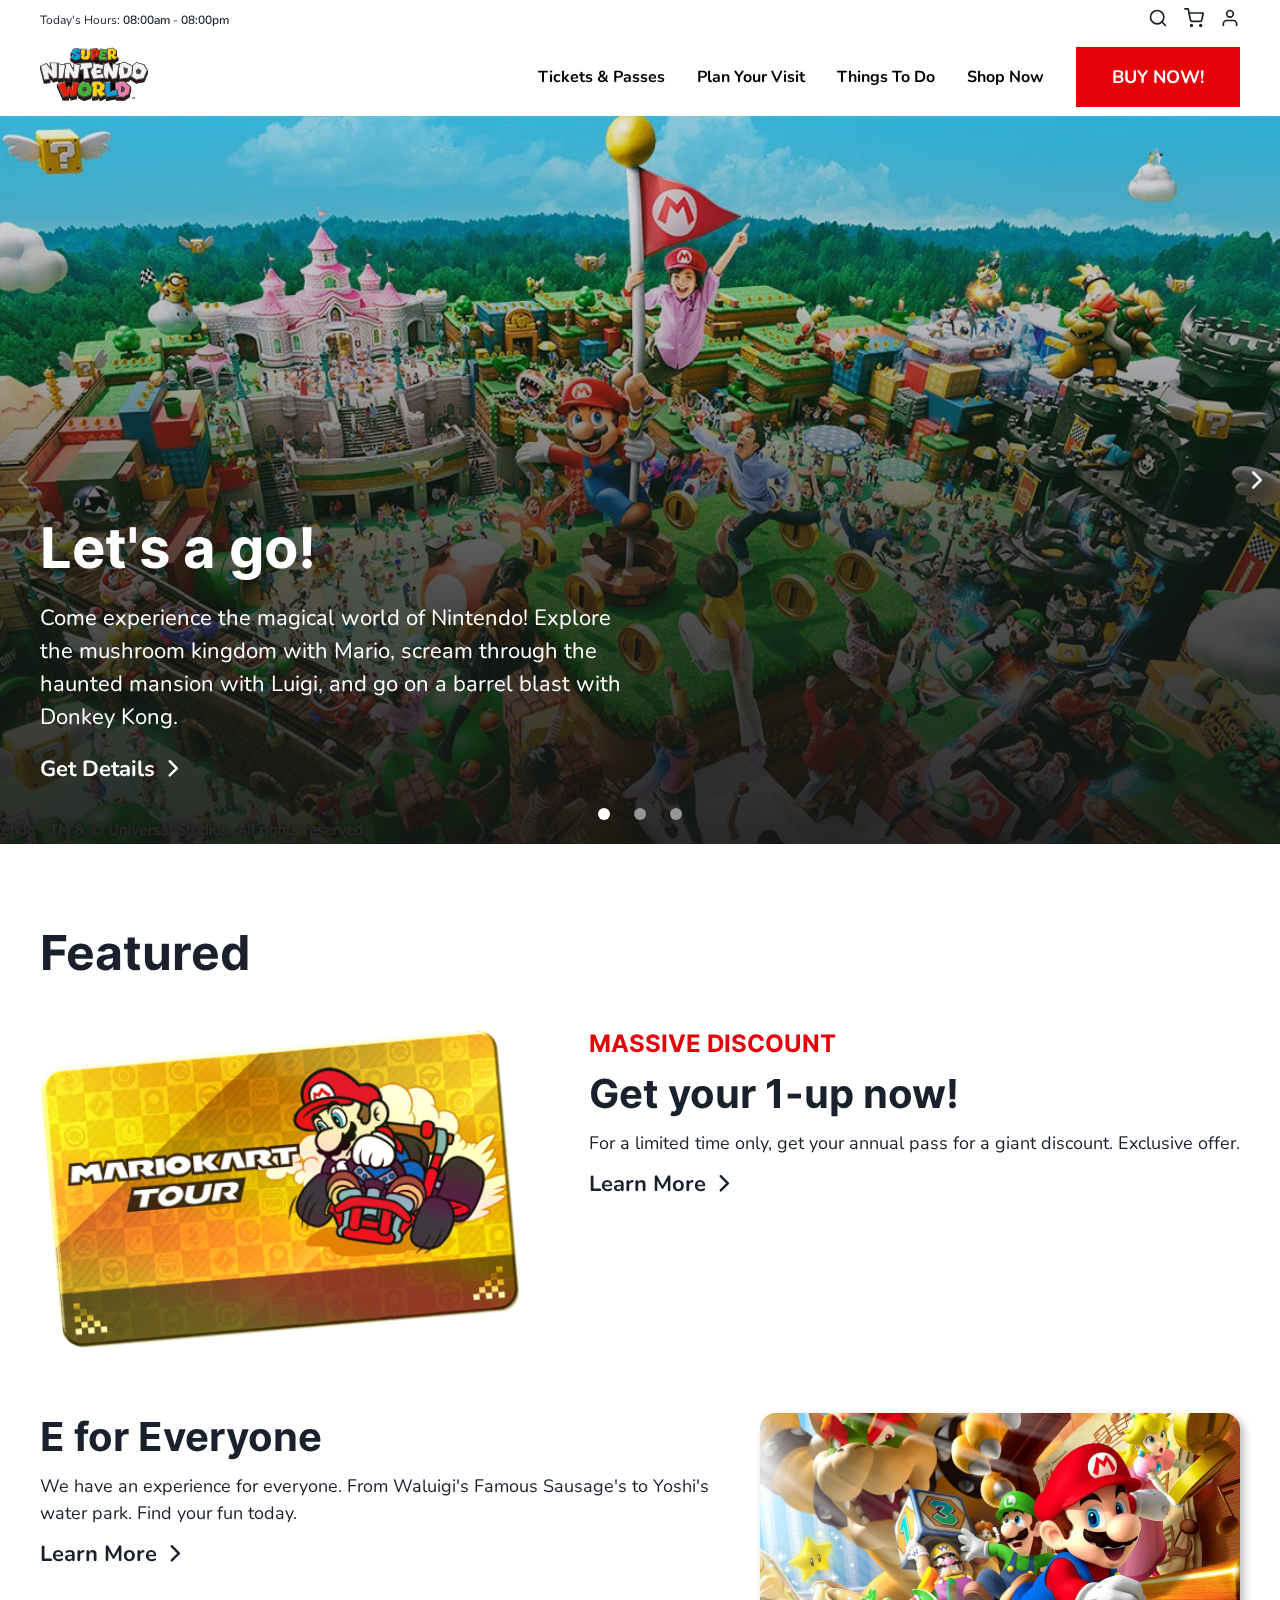
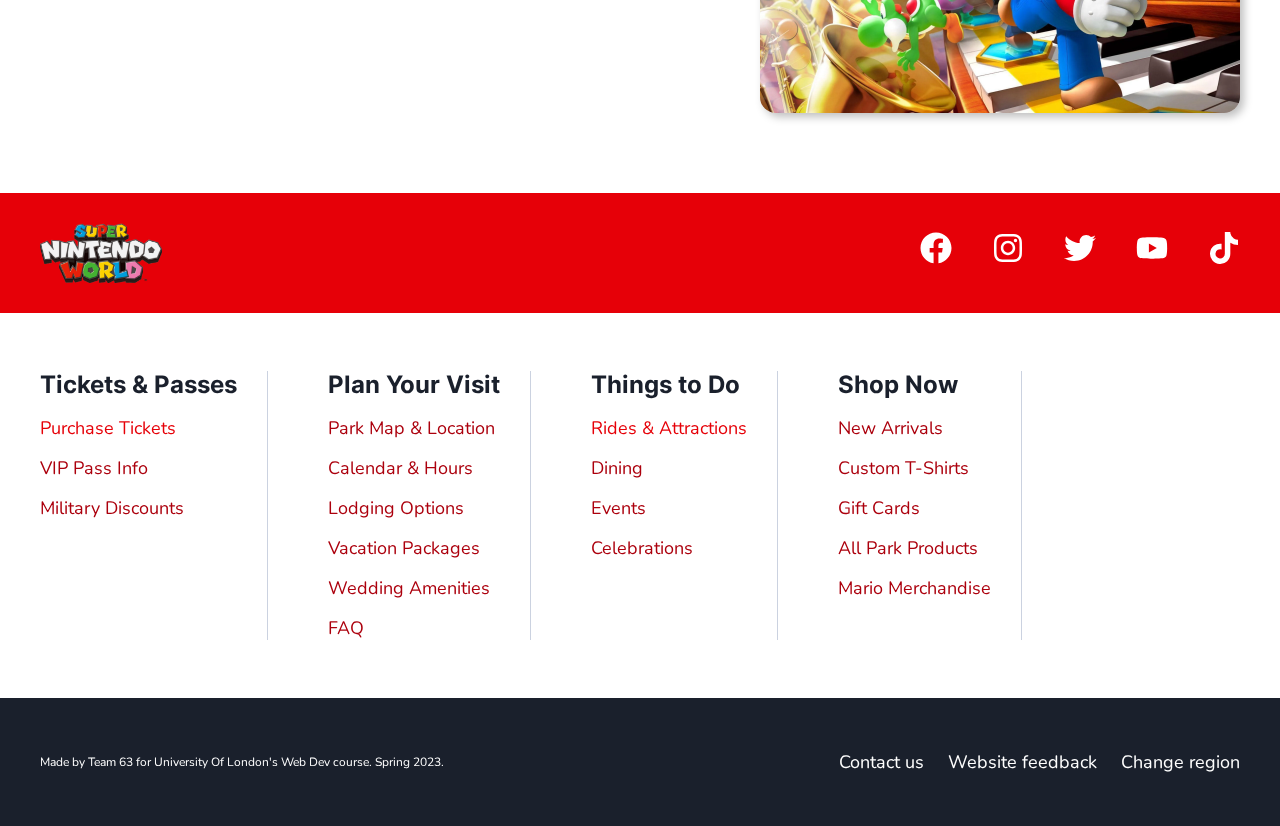
<file: index.html>
<!doctype html>
<html lang="en">
<head>
    <meta charset="UTF-8">
    <meta name="viewport" content="width=device-width, initial-scale=1">
    <meta http-equiv="X-UA-Compatible" content="ie=edge">
    <meta name="description" content="Welcome to the website for Super Nintendo World Theme Park!">
    <link rel="icon" type="image/x-icon" href="./static/favicon.ico">
    <title>Super Nintendo World!</title>

    <!-- Global Styles -->
    <link rel="stylesheet" href="./styles/globals.css">
    <link rel="stylesheet" href="./styles/header.css">
    <link rel="stylesheet" href="./styles/header-small.css">
    <link rel="stylesheet" href="./styles/footer.css">
    <link rel="stylesheet" href="./styles/menu.css">

    <!-- Page-specific styles -->
    <link rel="stylesheet" href="./styles/home.css">
    <link rel="stylesheet" href="./styles/carousel.css">

    <!-- Script tags. Uses 'defer' such that it is loaded after the DOM has been rendered -->

    <!-- global scripts -->
    <script src="./scripts/header-small.js" defer></script>
    <script src="./scripts/menu.js" defer></script>

    <!-- page-specific scripts -->
    <script src="./scripts/carousel.js" defer></script>
</head>
<body>

<!-- header begins  -->

<!-- header spacer reserves the top section to be white -->
<div class="header__spacer"></div>

<!-- desktop header begins -->
<div class="header__backdrop">
    <header class="container header">
        <div class="header__top-section">
            <small class="p5">
                Today's Hours:
                <time class="header__time" datetime="PT8H">08:00am</time>
                -
                <time class="header__time" datetime="PT20H">08:00pm</time>
            </small>
            <div class="header__top-right-button-group" role="group" aria-label="top right button group">
                <!-- Search Button -->
                <button class="header__top-right-button">
                    <svg stroke="currentColor" fill="none" stroke-width="2" viewBox="0 0 24 24"
                         stroke-linecap="round" stroke-linejoin="round" height="1.5em" width="1.5em"
                         xmlns="http://www.w3.org/2000/svg">
                        <circle cx="11" cy="11" r="8"></circle>
                        <line x1="21" y1="21" x2="16.65" y2="16.65"></line>
                    </svg>
                </button>

                <!-- Shopping Cart Button -->
                <button class="header__top-right-button">
                    <svg stroke="currentColor" fill="none" stroke-width="2" viewBox="0 0 24 24"
                         stroke-linecap="round" stroke-linejoin="round" height="1.5em" width="1.5em"
                         xmlns="http://www.w3.org/2000/svg">
                        <circle cx="9" cy="21" r="1"></circle>
                        <circle cx="20" cy="21" r="1"></circle>
                        <path d="M1 1h4l2.68 13.39a2 2 0 0 0 2 1.61h9.72a2 2 0 0 0 2-1.61L23 6H6"></path>
                    </svg>
                </button>

                <!-- Profile Button -->
                <button class="header__top-right-button">
                    <svg stroke="currentColor" fill="none" stroke-width="2" viewBox="0 0 24 24"
                         stroke-linecap="round" stroke-linejoin="round" height="1.5em" width="1.5em"
                         xmlns="http://www.w3.org/2000/svg">
                        <path d="M20 21v-2a4 4 0 0 0-4-4H8a4 4 0 0 0-4 4v2"></path>
                        <circle cx="12" cy="7" r="4"></circle>
                    </svg>
                </button>
            </div>
        </div>

        <div class="header__bottom-section">
            <!-- Empty div because the Logo button is absolutely positioned  -->
            <div></div>

            <!-- Logo -->
            <a class="header__logo-link" href="/index.html">
                <img alt="logo" width="108" height="53" style="color:transparent" src="./static/logo.png">
            </a>

            <!-- Popover nav buttons -->
            <div class="header__bottom-right-section">
                <nav class="navbar">
                    <ul class="nav__links">
                        <li data-expand="tickets" class="nav--link">
                            Tickets & Passes
                        </li>
                        <li data-expand="plan-visit" class="nav--link">
                            Plan Your Visit
                        </li>
                        <li data-expand="things-to-do" class="nav--link">
                            Things To Do
                        </li>
                        <li data-expand="shop-now" class="nav--link">Shop Now</li>
                    </ul>
                </nav>

                <div class="nav__tip"></div>

                <section class="header__expandMenu">
                    <div class="menu__container">
                        <!-- popover for Ticket & Passes -->
                        <div id="tickets">
                            <div class="subMenu">
                                <ul class="subMenu__items">
                                    <li class="subMenu__item">
                                        <div class="label__container">
                                            <a class="label" href="/tickets.html">
                                                Purchase Tickets
                                                <img
                                                        class="right--arrow"
                                                        src="./static/header/right-arrow.svg"
                                                        alt="Right Arrow Icon"
                                                >
                                            </a>
                                        </div>
                                    </li>

                                    <li class="subMenu__item">
                                        <div class="label__container">
                                            <div class="label">
                                                VIP Pass Info
                                                <img
                                                        class="right--arrow"
                                                        src="./static/header/right-arrow.svg"
                                                        alt="Right Arrow Icon"
                                                >
                                            </div>
                                        </div>
                                    </li>

                                    <li class="subMenu__item">
                                        <div class="label__container">
                                            <div class="label">
                                                Military discounts
                                                <img
                                                        class="right--arrow"
                                                        src="./static/header/right-arrow.svg"
                                                        alt="Right Arrow Icon"
                                                >
                                            </div>
                                        </div>
                                    </li>
                                </ul>
                            </div>

                            <div class="subMenu">
                                <div class="subMenu__imageFeaturedWrapper">
                                    <img
                                            src="./static/header/ticket-and-passes-1.png"
                                            alt="Featured Image"
                                            class="subMenu__imageFeatured"
                                    >
                                </div>
                                <h3 class="subMenu__titleFeatured">2023 VIP Pass</h3>
                                <p class="subMenu__descFeatured">
                                    Dreams do come true. Enjoy unlimited visits to Super
                                    Nintendo World for this year with the 2023 VIP pass.
                                </p>
                            </div>
                        </div>

                        <!-- popover for Plan Your Visit -->
                        <div id="plan-visit">
                            <div class="subMenu">
                                <ul class="subMenu__items">
                                    <li class="subMenu__item">
                                        <div class="label__container">
                                            <div class="label">
                                                Park Map & Location
                                                <img
                                                        class="right--arrow"
                                                        src="./static/header/right-arrow.svg"
                                                        alt="Right Arrow Icon"
                                                >
                                            </div>
                                        </div>
                                    </li>

                                    <li class="subMenu__item">
                                        <div class="label__container">
                                            <div class="label">
                                                Calendar & Hours
                                                <img
                                                        class="right--arrow"
                                                        src="./static/header/right-arrow.svg"
                                                        alt="Right Arrow Icon"
                                                >
                                            </div>
                                        </div>
                                    </li>

                                    <li class="subMenu__item">
                                        <div class="label__container">
                                            <div class="label">
                                                Lodging Options
                                                <img
                                                        class="right--arrow"
                                                        src="./static/header/right-arrow.svg"
                                                        alt="Right Arrow Icon"
                                                >
                                            </div>
                                        </div>
                                    </li>

                                    <li class="subMenu__item">
                                        <div class="label__container">
                                            <div class="label">
                                                FAQ
                                                <img
                                                        class="right--arrow"
                                                        src="./static/header/right-arrow.svg"
                                                        alt="Right Arrow Icon"
                                                >
                                            </div>
                                        </div>
                                    </li>
                                </ul>
                            </div>

                            <div class="subMenu">
                                <div class="subMenu__imageFeaturedWrapper">
                                    <img
                                            src="./static/header/plan-your-visit-1.webp"
                                            alt="Featured Image"
                                            class="subMenu__imageFeatured"
                                    >
                                </div>
                                <h3 class="subMenu__titleFeatured">Get your map</h3>
                                <p class="subMenu__descFeatured">
                                    It's dangerous to go alone! Plan ahead by getting a copy
                                    of the park's map.
                                </p>
                            </div>
                        </div>

                        <!-- popover for Things to Do -->
                        <div id="things-to-do">
                            <div class="subMenu">
                                <ul class="subMenu__items">
                                    <li class="subMenu__item">
                                        <div class="label__container">
                                            <a class="label" href="/rides-and-attractions.html">
                                                Rides & Attractions
                                                <img
                                                        class="right--arrow"
                                                        src="./static/header/right-arrow.svg"
                                                        alt="Right Arrow Icon"
                                                >
                                            </a>
                                        </div>
                                    </li>

                                    <li class="subMenu__item">
                                        <div class="label__container">
                                            <div class="label">
                                                Dining
                                                <img
                                                        class="right--arrow"
                                                        src="./static/header/right-arrow.svg"
                                                        alt="Right Arrow Icon"
                                                >
                                            </div>
                                        </div>
                                    </li>

                                    <li class="subMenu__item">
                                        <div class="label__container">
                                            <div class="label">
                                                Events
                                                <img
                                                        class="right--arrow"
                                                        src="./static/header/right-arrow.svg"
                                                        alt="Right Arrow Icon"
                                                >
                                            </div>
                                        </div>
                                    </li>

                                    <li class="subMenu__item">
                                        <div class="label__container">
                                            <div class="label">
                                                Celebrations
                                                <img
                                                        class="right--arrow"
                                                        src="./static/header/right-arrow.svg"
                                                        alt="Right Arrow Icon"
                                                >
                                            </div>
                                        </div>
                                    </li>
                                </ul>
                            </div>

                            <div class="subMenu">
                                <div class="subMenu__imageFeaturedWrapper">
                                    <img
                                            src="./static/header/things-to-do-1.jpg"
                                            alt="Featured Image"
                                            class="subMenu__imageFeatured"
                                    >
                                </div>
                                <h3 class="subMenu__titleFeatured">All new world 1-1</h3>
                                <p class="subMenu__descFeatured">
                                    Come experience the charming world of World 1-1 this
                                    summer!
                                </p>
                            </div>
                        </div>

                        <!-- popover for Shop Now -->
                        <div id="shop-now">
                            <div class="subMenu">
                                <ul class="subMenu__items">
                                    <li class="subMenu__item">
                                        <div class="label__container">
                                            <div class="label">
                                                New Arrivals
                                                <img
                                                        class="right--arrow"
                                                        src="./static/header/right-arrow.svg"
                                                        alt="Right Arrow Icon"
                                                >
                                            </div>
                                        </div>
                                    </li>

                                    <li class="subMenu__item">
                                        <div class="label__container">
                                            <div class="label">
                                                Custom T-Shirts
                                                <img
                                                        class="right--arrow"
                                                        src="./static/header/right-arrow.svg"
                                                        alt="Right Arrow Icon"
                                                >
                                            </div>
                                        </div>
                                    </li>

                                    <li class="subMenu__item">
                                        <div class="label__container">
                                            <div class="label">
                                                Gift Cards
                                                <img
                                                        class="right--arrow"
                                                        src="./static/header/right-arrow.svg"
                                                        alt="Right Arrow Icon"
                                                >
                                            </div>
                                        </div>
                                    </li>

                                    <li class="subMenu__item">
                                        <div class="label__container">
                                            <div class="label">
                                                All Park Products
                                                <img
                                                        class="right--arrow"
                                                        src="./static/header/right-arrow.svg"
                                                        alt="Right Arrow Icon"
                                                >
                                            </div>
                                        </div>
                                    </li>
                                </ul>
                            </div>

                            <div class="subMenu">
                                <div class="subMenu__imageFeaturedWrapper">
                                    <img
                                            src="./static/header/shop-now-1.png"
                                            alt="Right Arrow Icon"
                                            class="subMenu__imageFeatured"
                                    >
                                </div>
                                <h3 class="subMenu__titleFeatured">
                                    Check out the catalogue
                                </h3>
                                <p class="subMenu__descFeatured">
                                    We have brand new Mario merchandise. Browse our catalog
                                    before it is sold out!
                                </p>
                            </div>
                        </div>
                    </div>
                </section>
                <!-- Buy Now Button -->
                <a class="link2 buy-now-button" href="/tickets.html">
                    <span>buy now!</span>
                </a>
            </div>
        </div>
    </header>
</div>

<!-- Small header begins -->
<header class="header-small">
    <!-- Empty div required because logo button is absolutely positioned -->
    <div></div>
    <a class="header-small__logo-link" href="/index.html">
        <img alt="logo" width="120" height="59" style="color:transparent" src="./static/logo.png">
    </a>
    <button class="header-small__menu-button" id="header-small__menu-button">
        <svg stroke="currentColor" fill="none" stroke-width="2" viewBox="0 0 24 24" stroke-linecap="round"
             stroke-linejoin="round" height="1.875em" width="1.875em" xmlns="http://www.w3.org/2000/svg">
            <line x1="3" y1="12" x2="21" y2="12"></line>
            <line x1="3" y1="6" x2="21" y2="6"></line>
            <line x1="3" y1="18" x2="21" y2="18"></line>
        </svg>
    </button>
</header>

<!-- Slider for small header menu -->
<dialog class="header-small__slider" id="slider">
    <div class="header-small__slider-header">
        <img class="header-small__slider-logo" alt="logo" width="120" height="59" style="color:transparent"
             src="./static/logo.png">
        <button class="header-small__menu-button header-small__slider-close-button"
                id="header-small__slider-close-button">
            <svg stroke="currentColor" fill="none" stroke-width="2" viewBox="0 0 24 24" stroke-linecap="round"
                 stroke-linejoin="round" height="1.875em" width="1.875em" xmlns="http://www.w3.org/2000/svg">
                <line x1="18" y1="6" x2="6" y2="18"></line>
                <line x1="6" y1="6" x2="18" y2="18"></line>
            </svg>
        </button>
    </div>
    <div class="header-small__time-open-container">
        <small class="p5">
            Today's Hours:
            <time class="header-small__time" datetime="PT8H">
                08:00am
            </time>
            -
            <time class="header-small__time" datetime="PT20H">
                08:00pm
            </time>
        </small>
    </div>

    <!-- Tickets & Passes Menu group -->
    <button class="header-small__menu-group" id="header-small__tickets-and-passes-button">
        Tickets & Passes

        <svg stroke="currentColor" fill="none" stroke-width="2" viewBox="0 0 24 24" stroke-linecap="round"
             stroke-linejoin="round" class="header-small__chevron" height="1.5em" width="1.5em"
             xmlns="http://www.w3.org/2000/svg">
            <polyline points="6 9 12 15 18 9"></polyline>
        </svg>
    </button>
    <div class="header-small__nav-group-container">
        <nav class="header-small__nav-group">
            <a class="link2 header-small__nav-group-link" href="/tickets.html">
                Purchase Tickets
            </a>
            <a class="link2 header-small__nav-group-link header-small__nav-group-link--fake">
                VIP Pass Info
            </a>
            <a class="link2 header-small__nav-group-link header-small__nav-group-link--fake">
                Military Discounts
            </a>
        </nav>
    </div>

    <!-- Plan Your Visit Menu group -->
    <button class="header-small__menu-group" id="header-small__plan-your-visit-button">
        Plan Your Visit

        <svg stroke="currentColor" fill="none" stroke-width="2" viewBox="0 0 24 24" stroke-linecap="round"
             stroke-linejoin="round" class="header-small__chevron" height="1.5em" width="1.5em"
             xmlns="http://www.w3.org/2000/svg">
            <polyline points="6 9 12 15 18 9"></polyline>
        </svg>
    </button>
    <div class="header-small__nav-group-container">
        <nav class="header-small__nav-group">
            <a class="link2 header-small__nav-group-link header-small__nav-group-link--fake">
                Park Map & Location
            </a>
            <a class="link2 header-small__nav-group-link header-small__nav-group-link--fake">
                Calendar & Hours
            </a>
            <a class="link2 header-small__nav-group-link header-small__nav-group-link--fake">
                Lodging Options
            </a>
            <a class="link2 header-small__nav-group-link header-small__nav-group-link--fake">
                Vacation Packages
            </a>
            <a class="link2 header-small__nav-group-link header-small__nav-group-link--fake">
                Wedding Amenities
            </a>
            <a class="link2 header-small__nav-group-link header-small__nav-group-link--fake">
                FAQ
            </a>
        </nav>
    </div>

    <!-- Things to Do Menu group -->
    <button class="header-small__menu-group" id="header-small__things-to-do-button">
        Things to Do

        <svg stroke="currentColor" fill="none" stroke-width="2" viewBox="0 0 24 24" stroke-linecap="round"
             stroke-linejoin="round" class="header-small__chevron" height="1.5em" width="1.5em"
             xmlns="http://www.w3.org/2000/svg">
            <polyline points="6 9 12 15 18 9"></polyline>
        </svg>
    </button>
    <div class="header-small__nav-group-container">
        <nav class="header-small__nav-group">
            <a class="link2 header-small__nav-group-link" href="/rides-and-attractions.html">
                Rides & Attractions
            </a>
            <a class="link2 header-small__nav-group-link header-small__nav-group-link--fake">
                Dining
            </a>
            <a class="link2 header-small__nav-group-link header-small__nav-group-link--fake">
                Events
            </a>
            <a class="link2 header-small__nav-group-link header-small__nav-group-link--fake">
                Celebrations
            </a>
        </nav>
    </div>

    <!-- Shop Now Menu group -->
    <button class="header-small__menu-group" id="header-small__shop-now-button">
        Shop Now

        <svg stroke="currentColor" fill="none" stroke-width="2" viewBox="0 0 24 24" stroke-linecap="round"
             stroke-linejoin="round" class="header-small__chevron" height="1.5em" width="1.5em"
             xmlns="http://www.w3.org/2000/svg">
            <polyline points="6 9 12 15 18 9"></polyline>
        </svg>
    </button>
    <div class="header-small__nav-group-container">
        <nav class="header-small__nav-group">
            <a class="link2 header-small__nav-group-link" href="/tickets.html">
                New Arrivals
            </a>
            <a class="link2 header-small__nav-group-link header-small__nav-group-link--fake">
                Custom T-Shirts
            </a>
            <a class="link2 header-small__nav-group-link header-small__nav-group-link--fake">
                Gift Cards
            </a>
            <a class="link2 header-small__nav-group-link header-small__nav-group-link--fake">
                All Park Products
            </a>
            <a class="link2 header-small__nav-group-link header-small__nav-group-link--fake">
                Mario Merchandise
            </a>
        </nav>
    </div>

</dialog>
<!-- Small header ends -->
<!-- header ends -->

<!-- Carousel begins -->
<div class="carousel__container">
    <div class="carousel" id="carousel">

        <!-- first image -->
        <div class="carousel__image carousel__image--0">
            <div class="carousel__gradient">
                <header class="container carousel__header">
                    <h1 class="carousel__title">Let's a go!</h1>
                    <p class="p1 carousel__description">
                        Come experience the magical world of Nintendo!
                        Explore the mushroom kingdom with Mario, scream
                        through the haunted mansion with Luigi,
                        and go on a barrel blast with Donkey Kong.
                    </p>

                    <a class="link1 link-with-chevron carousel__get-details-link" tabindex="0"
                       href="/rides-and-attractions.html">
                        <span>Get Details</span>
                        <svg stroke="currentColor" fill="none" stroke-width="2" viewBox="0 0 24 24"
                             stroke-linecap="round" stroke-linejoin="round" height="1.3em" width="1.3em"
                             xmlns="http://www.w3.org/2000/svg">
                            <polyline points="9 18 15 12 9 6"></polyline>
                        </svg>
                    </a>
                </header>
            </div>
        </div>

        <!-- second image -->
        <div class="carousel__image carousel__image--1">
            <div class="carousel__gradient">
                <header class="container carousel__header">
                    <h1 class="carousel__title">Experience the dread</h1>
                    <p class="p1 carousel__description">
                        Join Samus as she hunts through the dangerous world of Brinstar in this BRAND NEW adventure.
                    </p>

                    <a class="link1 link-with-chevron carousel__get-details-link" tabindex="-1"
                       href="/rides-and-attractions.html">
                        <span>Get Details</span>
                        <svg stroke="currentColor" fill="none" stroke-width="2" viewBox="0 0 24 24"
                             stroke-linecap="round" stroke-linejoin="round" height="1.3em" width="1.3em"
                             xmlns="http://www.w3.org/2000/svg">
                            <polyline points="9 18 15 12 9 6"></polyline>
                        </svg>
                    </a>
                </header>
            </div>
        </div>

        <!-- second image -->
        <div class="carousel__image carousel__image--2">
            <div class="carousel__gradient">
                <header class="container carousel__header">
                    <h1 class="carousel__title">Mama Mia</h1>
                    <p class="p1 carousel__description">
                        Try out Princess Peach's cake and other desserts at the Peachy Bakery!
                    </p>

                    <a class="link1 link-with-chevron carousel__get-details-link" tabindex="-1"
                       href="/rides-and-attractions.html">
                        <span>Get Details</span>
                        <svg stroke="currentColor" fill="none" stroke-width="2" viewBox="0 0 24 24"
                             stroke-linecap="round" stroke-linejoin="round" height="1.3em" width="1.3em"
                             xmlns="http://www.w3.org/2000/svg">
                            <polyline points="9 18 15 12 9 6"></polyline>
                        </svg>
                    </a>
                </header>
            </div>
        </div>
    </div>

    <!-- Chevron buttons -->
    <button class="carousel__chevron-button carousel__chevron-left" disabled id="carousel__chevron-left">
        <svg stroke="currentColor" fill="none" stroke-width="2" viewBox="0 0 24 24" stroke-linecap="round"
             stroke-linejoin="round" height="1em" width="1em" xmlns="http://www.w3.org/2000/svg">
            <polyline points="15 18 9 12 15 6"></polyline>
        </svg>
    </button>
    <button class="carousel__chevron-button carousel__chevron-right" id="carousel__chevron-right">
        <svg stroke="currentColor" fill="none" stroke-width="2" viewBox="0 0 24 24" stroke-linecap="round"
             stroke-linejoin="round" height="1em" width="1em" xmlns="http://www.w3.org/2000/svg">
            <polyline points="9 18 15 12 9 6"></polyline>
        </svg>
    </button>

    <!-- Carousel dots -->
    <div class="carousel__dot-container" id="carousel__dot-container">
        <button class="carousel__dot carousel__dot--active"></button>
        <button class="carousel__dot" id="carousel__dot--1"></button>
        <button class="carousel__dot" id="carousel__dot--2"></button>
    </div>
</div>
<!-- Carousel ends -->

<!-- featured section begins -->
<div class="home__featured-section-wrapper">
    <section class="container">
        <h2 class="home__featured-section-header">Featured</h2>
        <div class="home__featured-container">
            <!-- feature 1 -->
            <div class="home__feature">
                <img alt="Super Nintendo World annual pass" width="720" height="320" class="home__feature-image"
                     src="./static/home/feature1.png">
                <div class="home__feature-text-section">
                    <h5 class="home__text-alert">MASSIVE DISCOUNT</h5>
                    <h3>Get your 1-up now!</h3>
                    <p class="p2">
                        For a limited time only, get your annual pass for a giant discount.
                        Exclusive offer.
                    </p>
                    <a class="link1 link-with-chevron home__learn-more-link" href="/tickets.html">
                        Learn More
                        <svg stroke="currentColor" fill="none" stroke-width="2" viewBox="0 0 24 24"
                             stroke-linecap="round" stroke-linejoin="round" height="1.3em" width="1.3em"
                             xmlns="http://www.w3.org/2000/svg">
                            <polyline points="9 18 15 12 9 6"></polyline>
                        </svg>
                    </a>
                </div>
            </div>

            <!-- feature 2 -->
            <div class="home__feature home__feature--reversed">
                <img alt="Everyone is playing together" width="720" height="320" class="home__feature-image"
                     src="./static/home/feature2.webp">
                <div class="home__feature-text-section">
                    <h3>E for Everyone</h3>
                    <p class="p2">
                        We have an experience for everyone. From Waluigi's Famous Sausage's to Yoshi's water park. Find
                        your fun today.
                    </p>
                    <a class="link1 link-with-chevron home__learn-more-link" href="/rides-and-attractions.html">
                        Learn More
                        <svg stroke="currentColor" fill="none" stroke-width="2" viewBox="0 0 24 24"
                             stroke-linecap="round" stroke-linejoin="round" height="1.3em" width="1.3em"
                             xmlns="http://www.w3.org/2000/svg">
                            <polyline points="9 18 15 12 9 6"></polyline>
                        </svg>
                    </a>
                </div>
            </div>
        </div>
    </section>
</div>
<!-- featured section ends -->

<!-- Footer begins -->
<footer>
    <div class="footer__social-section-wrapper">
        <div class="container footer__social-section">
            <img alt="Super Nintendo World logo" width="122" height="60" src="./static/logo.png">
            <nav class="footer__social-link-container">
                <a class="footer__social-link">
                    <svg stroke="currentColor" fill="currentColor" stroke-width="0" viewBox="0 0 512 512" height="1em"
                         width="1em" xmlns="http://www.w3.org/2000/svg">
                        <path d="M504 256C504 119 393 8 256 8S8 119 8 256c0 123.78 90.69 226.38 209.25 245V327.69h-63V256h63v-54.64c0-62.15 37-96.48 93.67-96.48 27.14 0 55.52 4.84 55.52 4.84v61h-31.28c-30.8 0-40.41 19.12-40.41 38.73V256h68.78l-11 71.69h-57.78V501C413.31 482.38 504 379.78 504 256z"></path>
                    </svg>
                </a>
                <a class="footer__social-link">
                    <svg stroke="currentColor" fill="currentColor" stroke-width="0" viewBox="0 0 448 512" height="1em"
                         width="1em" xmlns="http://www.w3.org/2000/svg">
                        <path d="M224.1 141c-63.6 0-114.9 51.3-114.9 114.9s51.3 114.9 114.9 114.9S339 319.5 339 255.9 287.7 141 224.1 141zm0 189.6c-41.1 0-74.7-33.5-74.7-74.7s33.5-74.7 74.7-74.7 74.7 33.5 74.7 74.7-33.6 74.7-74.7 74.7zm146.4-194.3c0 14.9-12 26.8-26.8 26.8-14.9 0-26.8-12-26.8-26.8s12-26.8 26.8-26.8 26.8 12 26.8 26.8zm76.1 27.2c-1.7-35.9-9.9-67.7-36.2-93.9-26.2-26.2-58-34.4-93.9-36.2-37-2.1-147.9-2.1-184.9 0-35.8 1.7-67.6 9.9-93.9 36.1s-34.4 58-36.2 93.9c-2.1 37-2.1 147.9 0 184.9 1.7 35.9 9.9 67.7 36.2 93.9s58 34.4 93.9 36.2c37 2.1 147.9 2.1 184.9 0 35.9-1.7 67.7-9.9 93.9-36.2 26.2-26.2 34.4-58 36.2-93.9 2.1-37 2.1-147.8 0-184.8zM398.8 388c-7.8 19.6-22.9 34.7-42.6 42.6-29.5 11.7-99.5 9-132.1 9s-102.7 2.6-132.1-9c-19.6-7.8-34.7-22.9-42.6-42.6-11.7-29.5-9-99.5-9-132.1s-2.6-102.7 9-132.1c7.8-19.6 22.9-34.7 42.6-42.6 29.5-11.7 99.5-9 132.1-9s102.7-2.6 132.1 9c19.6 7.8 34.7 22.9 42.6 42.6 11.7 29.5 9 99.5 9 132.1s2.7 102.7-9 132.1z"></path>
                    </svg>
                </a>
                <a class="footer__social-link">
                    <svg stroke="currentColor" fill="currentColor" stroke-width="0" viewBox="0 0 512 512" height="1em"
                         width="1em" xmlns="http://www.w3.org/2000/svg">
                        <path d="M459.37 151.716c.325 4.548.325 9.097.325 13.645 0 138.72-105.583 298.558-298.558 298.558-59.452 0-114.68-17.219-161.137-47.106 8.447.974 16.568 1.299 25.34 1.299 49.055 0 94.213-16.568 130.274-44.832-46.132-.975-84.792-31.188-98.112-72.772 6.498.974 12.995 1.624 19.818 1.624 9.421 0 18.843-1.3 27.614-3.573-48.081-9.747-84.143-51.98-84.143-102.985v-1.299c13.969 7.797 30.214 12.67 47.431 13.319-28.264-18.843-46.781-51.005-46.781-87.391 0-19.492 5.197-37.36 14.294-52.954 51.655 63.675 129.3 105.258 216.365 109.807-1.624-7.797-2.599-15.918-2.599-24.04 0-57.828 46.782-104.934 104.934-104.934 30.213 0 57.502 12.67 76.67 33.137 23.715-4.548 46.456-13.32 66.599-25.34-7.798 24.366-24.366 44.833-46.132 57.827 21.117-2.273 41.584-8.122 60.426-16.243-14.292 20.791-32.161 39.308-52.628 54.253z"></path>
                    </svg>
                </a>
                <a class="footer__social-link">
                    <svg stroke="currentColor" fill="currentColor" stroke-width="0" viewBox="0 0 576 512" height="1em"
                         width="1em" xmlns="http://www.w3.org/2000/svg">
                        <path d="M549.655 124.083c-6.281-23.65-24.787-42.276-48.284-48.597C458.781 64 288 64 288 64S117.22 64 74.629 75.486c-23.497 6.322-42.003 24.947-48.284 48.597-11.412 42.867-11.412 132.305-11.412 132.305s0 89.438 11.412 132.305c6.281 23.65 24.787 41.5 48.284 47.821C117.22 448 288 448 288 448s170.78 0 213.371-11.486c23.497-6.321 42.003-24.171 48.284-47.821 11.412-42.867 11.412-132.305 11.412-132.305s0-89.438-11.412-132.305zm-317.51 213.508V175.185l142.739 81.205-142.739 81.201z"></path>
                    </svg>
                </a>
                <a class="footer__social-link">
                    <svg stroke="currentColor" fill="currentColor" stroke-width="0" viewBox="0 0 448 512" height="1em"
                         width="1em" xmlns="http://www.w3.org/2000/svg">
                        <path d="M448,209.91a210.06,210.06,0,0,1-122.77-39.25V349.38A162.55,162.55,0,1,1,185,188.31V278.2a74.62,74.62,0,1,0,52.23,71.18V0l88,0a121.18,121.18,0,0,0,1.86,22.17h0A122.18,122.18,0,0,0,381,102.39a121.43,121.43,0,0,0,67,20.14Z"></path>
                    </svg>
                </a>
            </nav>
        </div>
    </div>

    <div class="footer__nav-section-wrapper">
        <div class="container footer__nav-section">

            <!-- Tickets & Passes -->
            <div class="footer__nav-group">
                <h5 class="footer__nav-group-title">
                    Tickets & Passes
                </h5>
                <nav class="footer__nav-group-links">
                    <a href="/tickets.html" class="link2 footer__nav-group-link">
                        Purchase Tickets
                    </a>
                    <a class="link2 footer__nav-group-link footer__nav-group-link--fake">
                        VIP Pass Info
                    </a>
                    <a class="link2 footer__nav-group-link footer__nav-group-link--fake">
                        Military Discounts
                    </a>
                </nav>
            </div>

            <!-- Plan Your Visit -->
            <div class="footer__nav-group">
                <h5 class="footer__nav-group-title">
                    Plan Your Visit
                </h5>
                <nav class="footer__nav-group-links">
                    <a class="link2 footer__nav-group-link footer__nav-group-link--fake">
                        Park Map & Location
                    </a>
                    <a class="link2 footer__nav-group-link footer__nav-group-link--fake">
                        Calendar & Hours
                    </a>
                    <a class="link2 footer__nav-group-link footer__nav-group-link--fake">
                        Lodging Options
                    </a>
                    <a class="link2 footer__nav-group-link footer__nav-group-link--fake">
                        Vacation Packages
                    </a>
                    <a class="link2 footer__nav-group-link footer__nav-group-link--fake">
                        Wedding Amenities
                    </a>
                    <a class="link2 footer__nav-group-link footer__nav-group-link--fake">
                        FAQ
                    </a>
                </nav>
            </div>

            <!-- Things to Do -->
            <div class="footer__nav-group">
                <h5 class="footer__nav-group-title">
                    Things to Do
                </h5>
                <nav class="footer__nav-group-links">
                    <a href="/rides-and-attractions.html" class="link2 footer__nav-group-link">
                        Rides & Attractions
                    </a>
                    <a class="link2 footer__nav-group-link footer__nav-group-link--fake">
                        Dining
                    </a>
                    <a class="link2 footer__nav-group-link footer__nav-group-link--fake">
                        Events
                    </a>
                    <a class="link2 footer__nav-group-link footer__nav-group-link--fake">
                        Celebrations
                    </a>
                </nav>
            </div>

            <!-- Shop Now -->
            <div class="footer__nav-group">
                <h5 class="footer__nav-group-title">
                    Shop Now
                </h5>
                <nav class="footer__nav-group-links">
                    <a class="link2 footer__nav-group-link footer__nav-group-link--fake">
                        New Arrivals
                    </a>
                    <a class="link2 footer__nav-group-link footer__nav-group-link--fake">
                        Custom T-Shirts
                    </a>
                    <a class="link2 footer__nav-group-link footer__nav-group-link--fake">
                        Gift Cards
                    </a>
                    <a class="link2 footer__nav-group-link footer__nav-group-link--fake">
                        All Park Products
                    </a>
                    <a class="link2 footer__nav-group-link footer__nav-group-link--fake">
                        Mario Merchandise
                    </a>
                </nav>
            </div>
        </div>
    </div>

    <div class="footer__legal-section-wrapper">
        <div class="container footer__legal-section">
            <span class="p5">
                Made by Team 63 for University Of London's Web Dev course. Spring 2023.
            </span>
            <nav class="footer__legal-links">
                <a class="link2 footer__legal-link">
                    Contact us
                </a>
                <a class="link2 footer__legal-link">
                    Website feedback
                </a>
                <a class="link2 footer__legal-link">
                    Change region
                </a>
            </nav>
        </div>
    </div>
</footer>
<!-- Footer ends -->
</body>
</html>
</file>
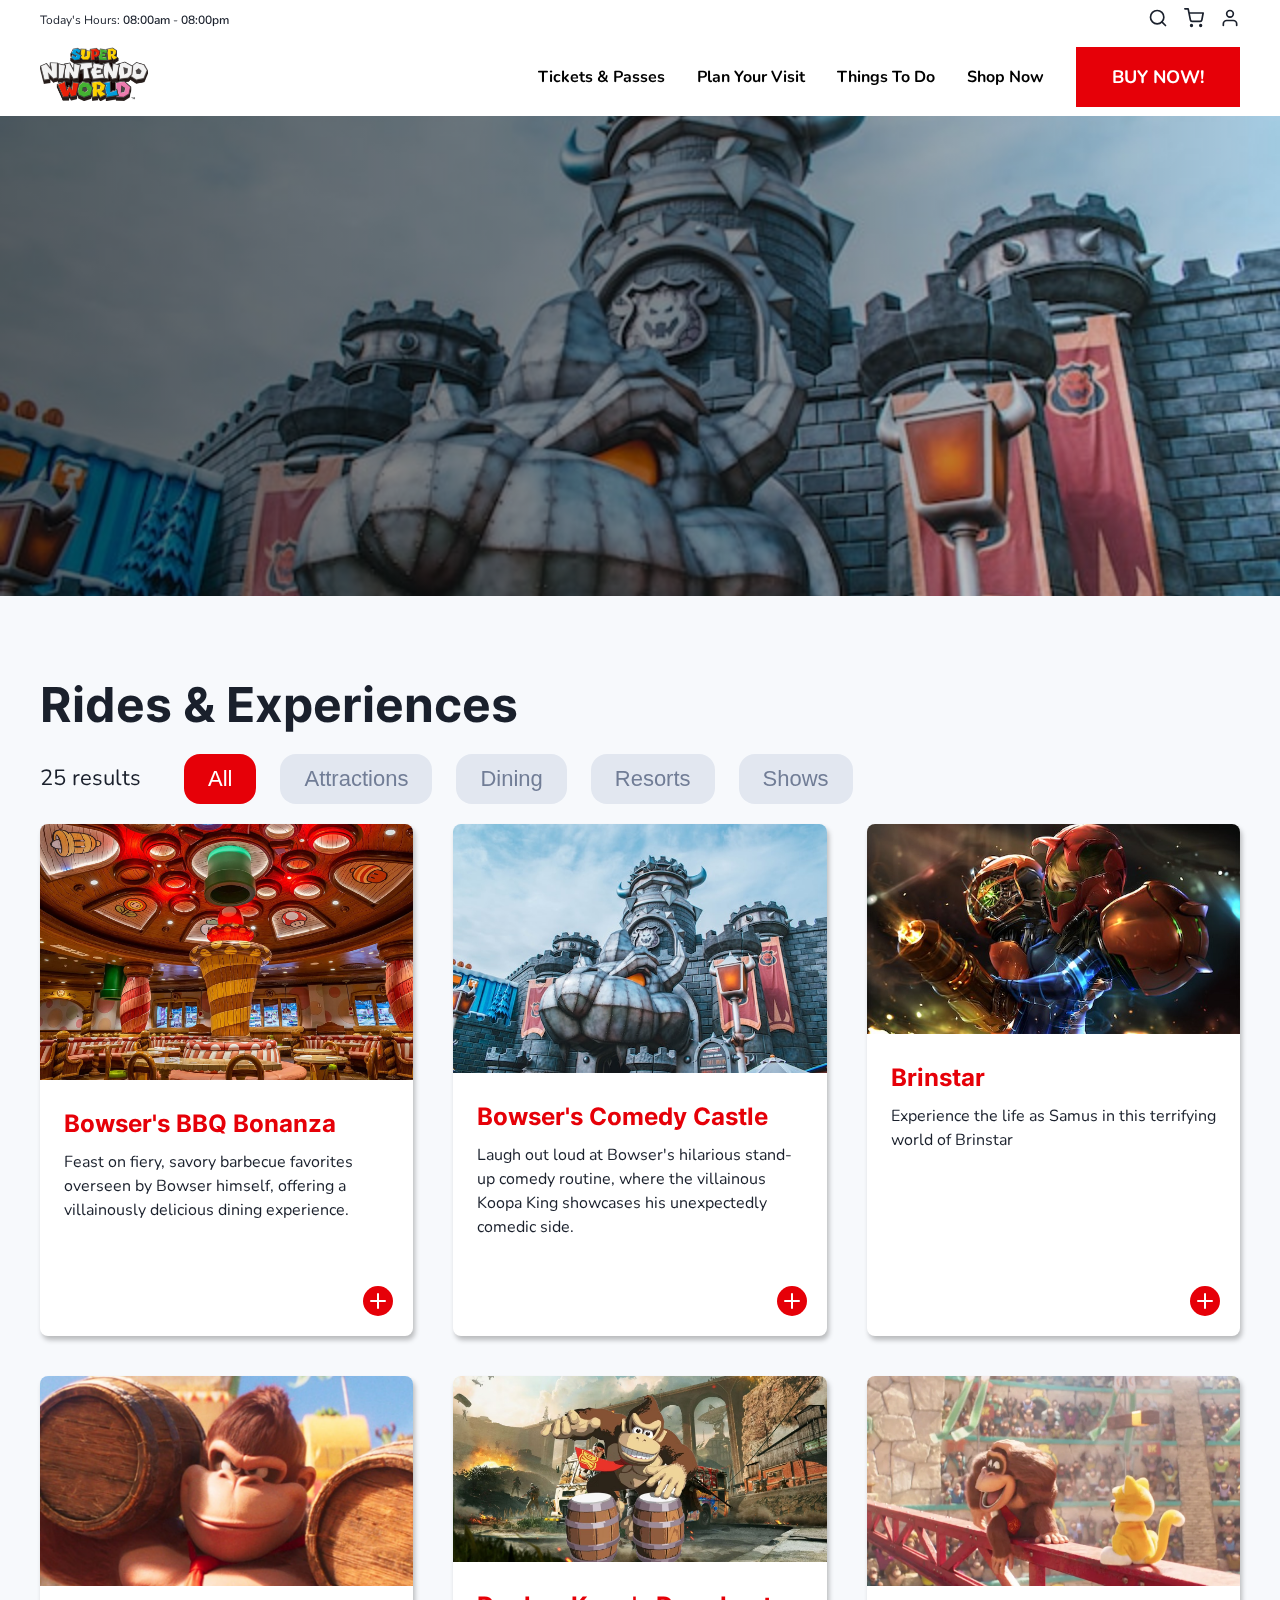
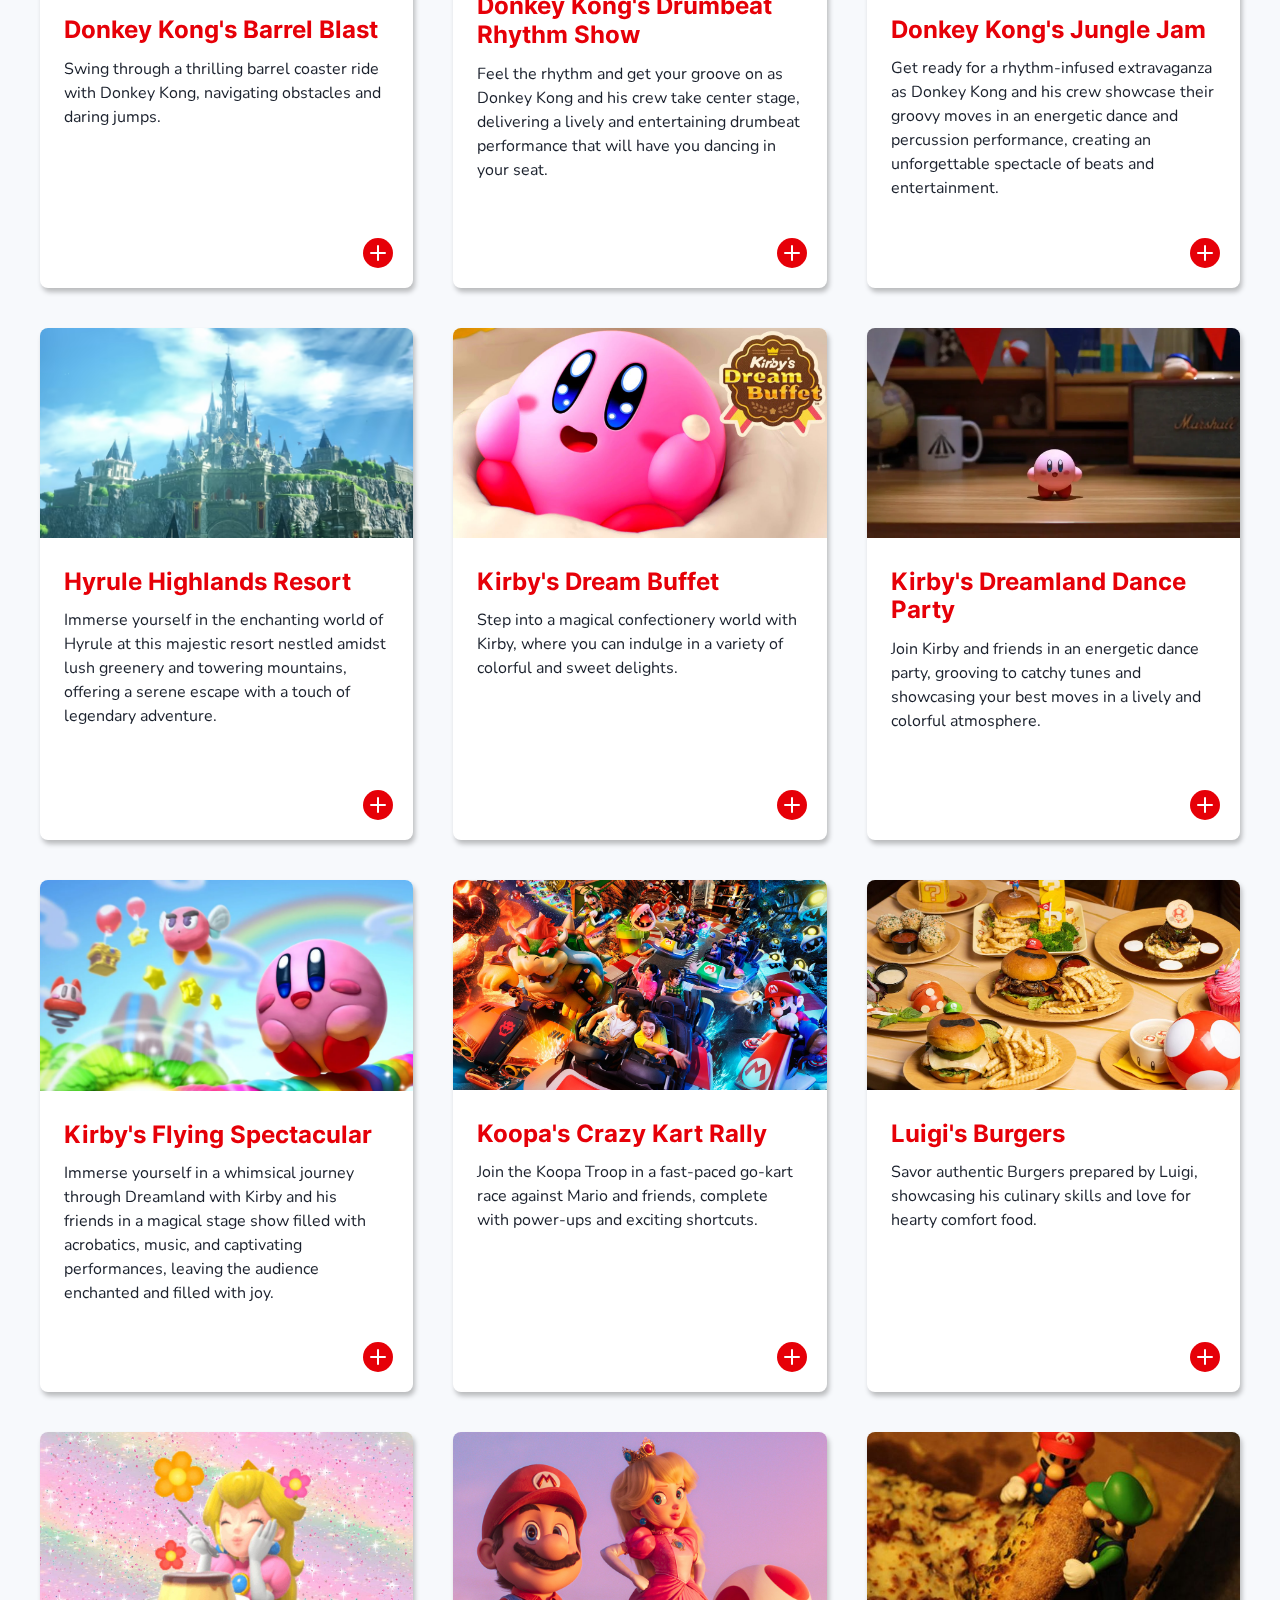
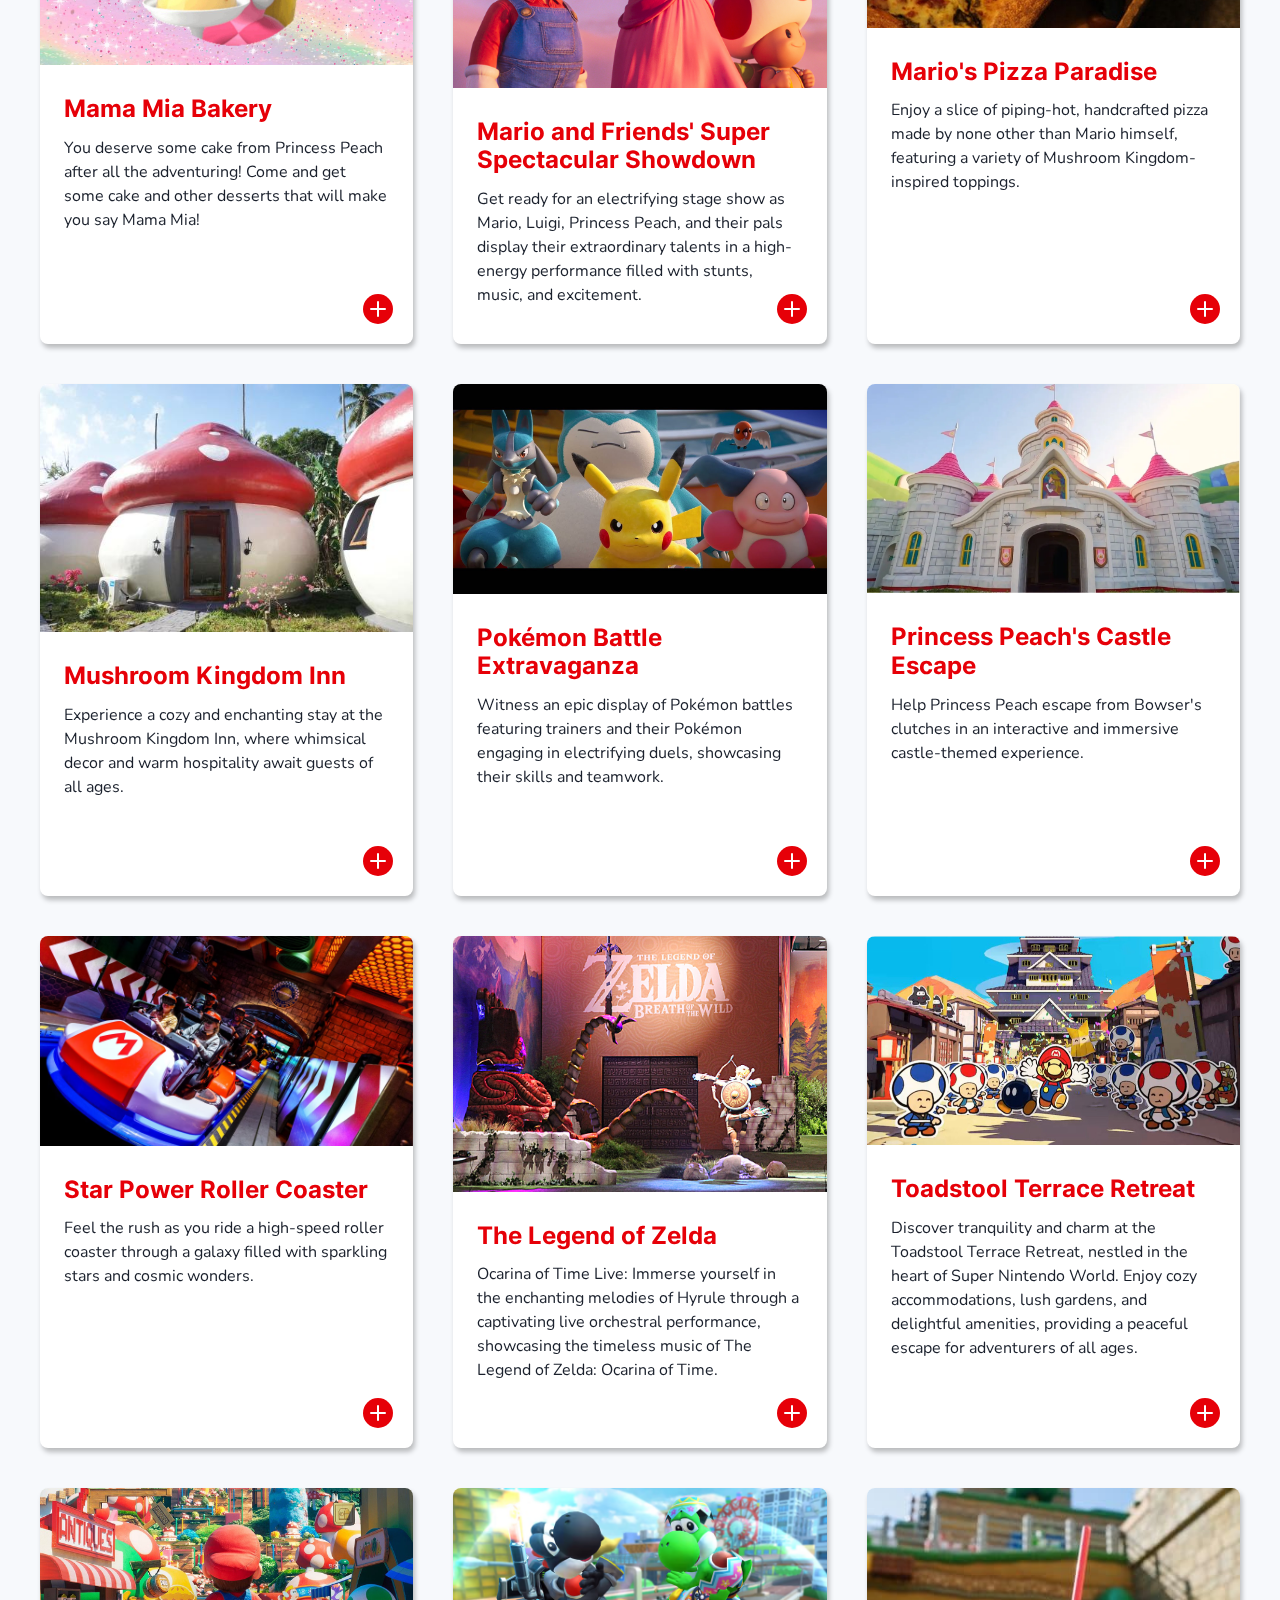
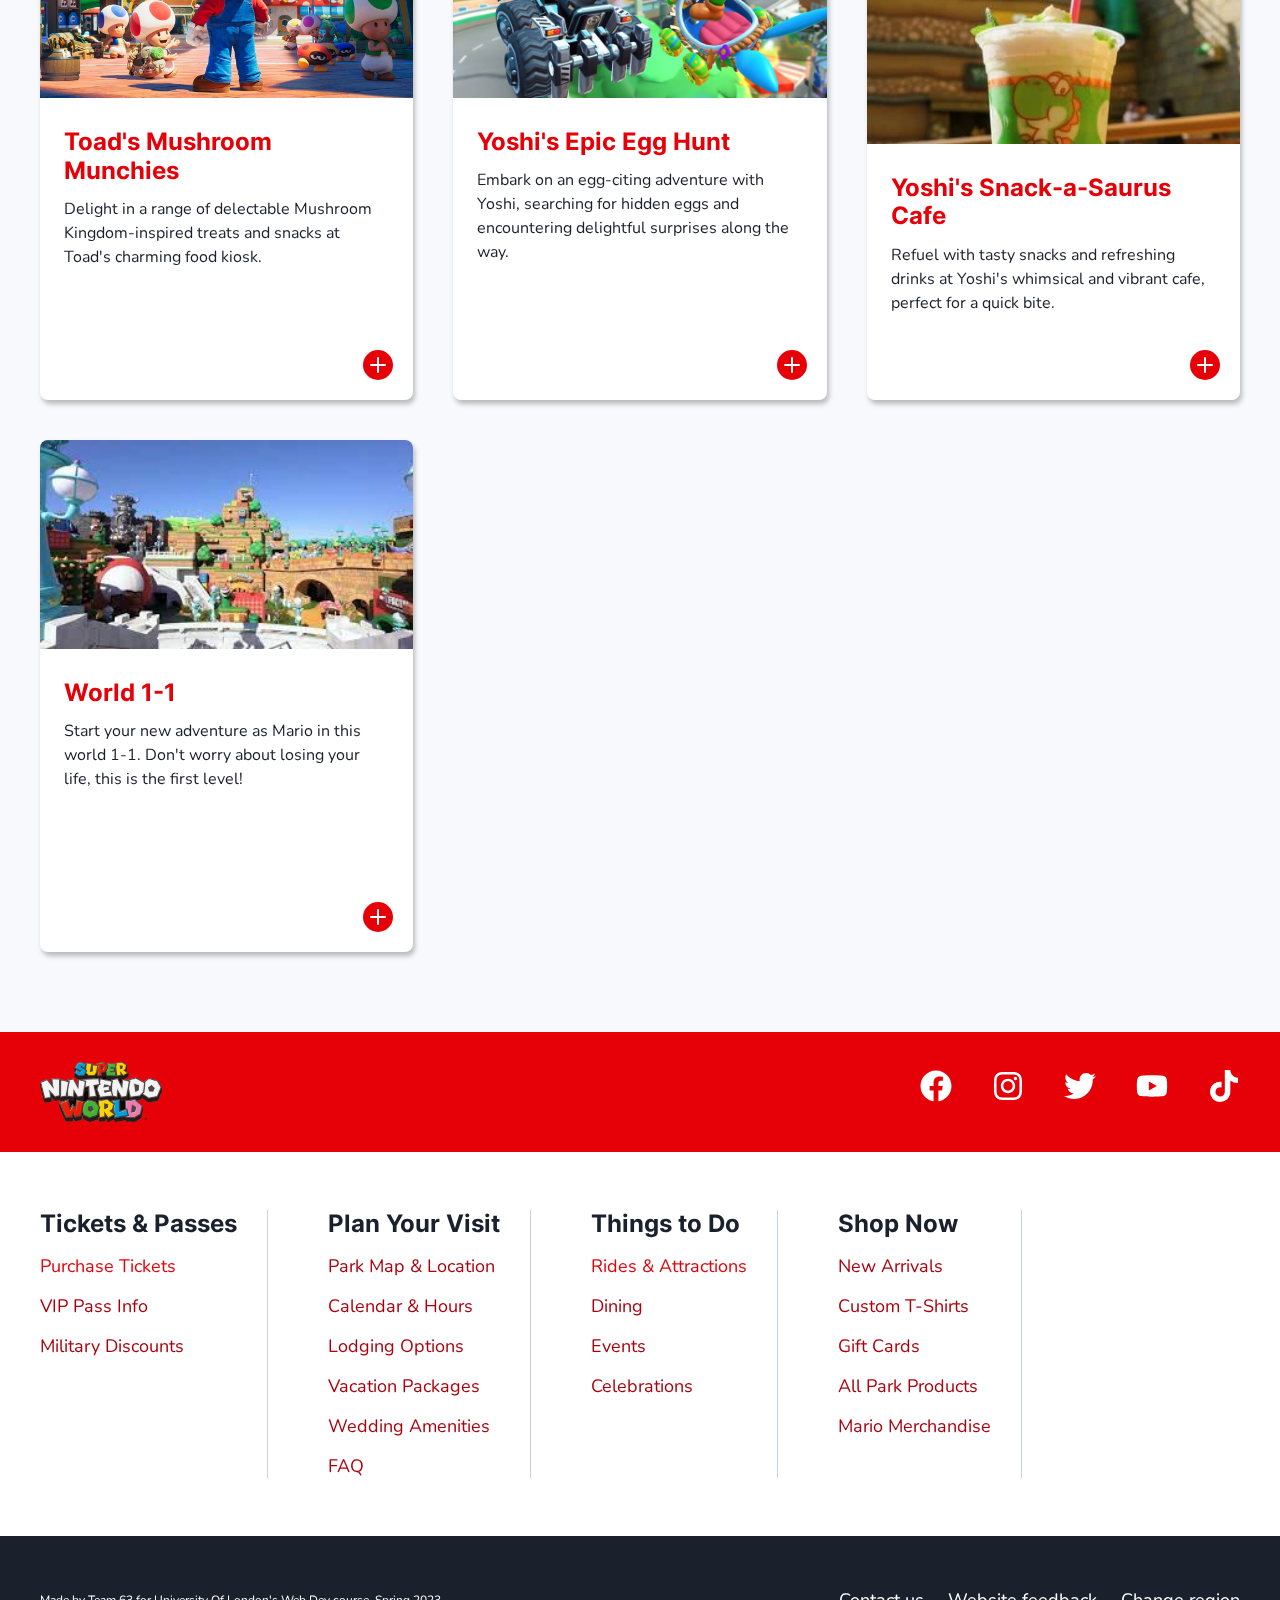
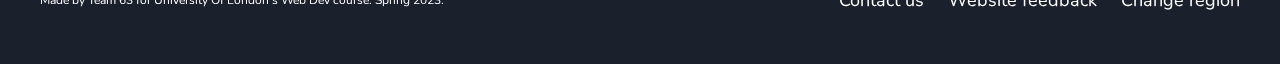
<file: rides-and-attractions.html>
<!doctype html>
<html lang="en">
<head>
    <meta charset="UTF-8">
    <meta name="viewport" content="width=device-width, initial-scale=1">
    <meta http-equiv="X-UA-Compatible" content="ie=edge">
    <meta name="description" content="Explore the various rides and attractions available at Super Nintendo World">
    <link rel="icon" type="image/x-icon" href="./static/favicon.ico">
    <title>Rides & Attractions - Super Nintendo World!</title>

    <!-- Global Styles -->
    <link rel="stylesheet" href="./styles/globals.css">
    <link rel="stylesheet" href="./styles/header.css">
    <link rel="stylesheet" href="./styles/header-small.css">
    <link rel="stylesheet" href="./styles/footer.css">
    <link rel="stylesheet" href="./styles/menu.css">

    <!-- Page-specific styles -->
    <link rel="stylesheet" href="./styles/rides-and-attractions.css">

    <!-- Script tags. Uses 'defer' such that it is loaded after the DOM has been rendered -->

    <!-- global scripts -->
    <script src="./scripts/header-small.js" defer></script>
    <script src="./scripts/menu.js" defer></script>

    <!-- page-specific scripts -->
    <script src="./scripts/ra-data.js" defer></script>
    <script src="./scripts/rides-and-attractions.js" defer></script>
</head>
<body>

<!-- header begins  -->

<!-- header spacer reserves the top section to be white -->
<div class="header__spacer"></div>

<!-- desktop header begins -->
<div class="header__backdrop">
    <header class="container header">
        <div class="header__top-section">
            <small class="p5">
                Today's Hours:
                <time class="header__time" datetime="PT8H">08:00am</time>
                -
                <time class="header__time" datetime="PT20H">08:00pm</time>
            </small>
            <div class="header__top-right-button-group" role="group" aria-label="top right button group">
                <!-- Search Button -->
                <button class="header__top-right-button">
                    <svg stroke="currentColor" fill="none" stroke-width="2" viewBox="0 0 24 24"
                         stroke-linecap="round" stroke-linejoin="round" height="1.5em" width="1.5em"
                         xmlns="http://www.w3.org/2000/svg">
                        <circle cx="11" cy="11" r="8"></circle>
                        <line x1="21" y1="21" x2="16.65" y2="16.65"></line>
                    </svg>
                </button>

                <!-- Shopping Cart Button -->
                <button class="header__top-right-button">
                    <svg stroke="currentColor" fill="none" stroke-width="2" viewBox="0 0 24 24"
                         stroke-linecap="round" stroke-linejoin="round" height="1.5em" width="1.5em"
                         xmlns="http://www.w3.org/2000/svg">
                        <circle cx="9" cy="21" r="1"></circle>
                        <circle cx="20" cy="21" r="1"></circle>
                        <path d="M1 1h4l2.68 13.39a2 2 0 0 0 2 1.61h9.72a2 2 0 0 0 2-1.61L23 6H6"></path>
                    </svg>
                </button>

                <!-- Profile Button -->
                <button class="header__top-right-button">
                    <svg stroke="currentColor" fill="none" stroke-width="2" viewBox="0 0 24 24"
                         stroke-linecap="round" stroke-linejoin="round" height="1.5em" width="1.5em"
                         xmlns="http://www.w3.org/2000/svg">
                        <path d="M20 21v-2a4 4 0 0 0-4-4H8a4 4 0 0 0-4 4v2"></path>
                        <circle cx="12" cy="7" r="4"></circle>
                    </svg>
                </button>
            </div>
        </div>

        <div class="header__bottom-section">
            <!-- Empty div because the Logo button is absolutely positioned  -->
            <div></div>

            <!-- Logo -->
            <a class="header__logo-link" href="/index.html">
                <img alt="logo" width="108" height="53" style="color:transparent" src="./static/logo.png">
            </a>

            <!-- Popover nav buttons -->
            <div class="header__bottom-right-section">
                <nav class="navbar">
                    <ul class="nav__links">
                        <li data-expand="tickets" class="nav--link">
                            Tickets & Passes
                        </li>
                        <li data-expand="plan-visit" class="nav--link">
                            Plan Your Visit
                        </li>
                        <li data-expand="things-to-do" class="nav--link">
                            Things To Do
                        </li>
                        <li data-expand="shop-now" class="nav--link">Shop Now</li>
                    </ul>
                </nav>

                <div class="nav__tip"></div>

                <section class="header__expandMenu">
                    <div class="menu__container">
                        <!-- popover for Ticket & Passes -->
                        <div id="tickets">
                            <div class="subMenu">
                                <ul class="subMenu__items">
                                    <li class="subMenu__item">
                                        <div class="label__container">
                                            <a class="label" href="/tickets.html">
                                                Purchase Tickets
                                                <img
                                                        class="right--arrow"
                                                        src="./static/header/right-arrow.svg"
                                                        alt="Right Arrow Icon"
                                                >
                                            </a>
                                        </div>
                                    </li>

                                    <li class="subMenu__item">
                                        <div class="label__container">
                                            <div class="label">
                                                VIP Pass Info
                                                <img
                                                        class="right--arrow"
                                                        src="./static/header/right-arrow.svg"
                                                        alt="Right Arrow Icon"
                                                >
                                            </div>
                                        </div>
                                    </li>

                                    <li class="subMenu__item">
                                        <div class="label__container">
                                            <div class="label">
                                                Military discounts
                                                <img
                                                        class="right--arrow"
                                                        src="./static/header/right-arrow.svg"
                                                        alt="Right Arrow Icon"
                                                >
                                            </div>
                                        </div>
                                    </li>
                                </ul>
                            </div>

                            <div class="subMenu">
                                <div class="subMenu__imageFeaturedWrapper">
                                    <img
                                            src="./static/header/ticket-and-passes-1.png"
                                            alt="Featured Image"
                                            class="subMenu__imageFeatured"
                                    >
                                </div>
                                <h3 class="subMenu__titleFeatured">2023 VIP Pass</h3>
                                <p class="subMenu__descFeatured">
                                    Dreams do come true. Enjoy unlimited visits to Super
                                    Nintendo World for this year with the 2023 VIP pass.
                                </p>
                            </div>
                        </div>

                        <!-- popover for Plan Your Visit -->
                        <div id="plan-visit">
                            <div class="subMenu">
                                <ul class="subMenu__items">
                                    <li class="subMenu__item">
                                        <div class="label__container">
                                            <div class="label">
                                                Park Map & Location
                                                <img
                                                        class="right--arrow"
                                                        src="./static/header/right-arrow.svg"
                                                        alt="Right Arrow Icon"
                                                >
                                            </div>
                                        </div>
                                    </li>

                                    <li class="subMenu__item">
                                        <div class="label__container">
                                            <div class="label">
                                                Calendar & Hours
                                                <img
                                                        class="right--arrow"
                                                        src="./static/header/right-arrow.svg"
                                                        alt="Right Arrow Icon"
                                                >
                                            </div>
                                        </div>
                                    </li>

                                    <li class="subMenu__item">
                                        <div class="label__container">
                                            <div class="label">
                                                Lodging Options
                                                <img
                                                        class="right--arrow"
                                                        src="./static/header/right-arrow.svg"
                                                        alt="Right Arrow Icon"
                                                >
                                            </div>
                                        </div>
                                    </li>

                                    <li class="subMenu__item">
                                        <div class="label__container">
                                            <div class="label">
                                                FAQ
                                                <img
                                                        class="right--arrow"
                                                        src="./static/header/right-arrow.svg"
                                                        alt="Right Arrow Icon"
                                                >
                                            </div>
                                        </div>
                                    </li>
                                </ul>
                            </div>

                            <div class="subMenu">
                                <div class="subMenu__imageFeaturedWrapper">
                                    <img
                                            src="./static/header/plan-your-visit-1.webp"
                                            alt="Featured Image"
                                            class="subMenu__imageFeatured"
                                    >
                                </div>
                                <h3 class="subMenu__titleFeatured">Get your map</h3>
                                <p class="subMenu__descFeatured">
                                    It's dangerous to go alone! Plan ahead by getting a copy
                                    of the park's map.
                                </p>
                            </div>
                        </div>

                        <!-- popover for Things to Do -->
                        <div id="things-to-do">
                            <div class="subMenu">
                                <ul class="subMenu__items">
                                    <li class="subMenu__item">
                                        <div class="label__container">
                                            <a class="label" href="/rides-and-attractions.html">
                                                Rides & Attractions
                                                <img
                                                        class="right--arrow"
                                                        src="./static/header/right-arrow.svg"
                                                        alt="Right Arrow Icon"
                                                >
                                            </a>
                                        </div>
                                    </li>

                                    <li class="subMenu__item">
                                        <div class="label__container">
                                            <div class="label">
                                                Dining
                                                <img
                                                        class="right--arrow"
                                                        src="./static/header/right-arrow.svg"
                                                        alt="Right Arrow Icon"
                                                >
                                            </div>
                                        </div>
                                    </li>

                                    <li class="subMenu__item">
                                        <div class="label__container">
                                            <div class="label">
                                                Events
                                                <img
                                                        class="right--arrow"
                                                        src="./static/header/right-arrow.svg"
                                                        alt="Right Arrow Icon"
                                                >
                                            </div>
                                        </div>
                                    </li>

                                    <li class="subMenu__item">
                                        <div class="label__container">
                                            <div class="label">
                                                Celebrations
                                                <img
                                                        class="right--arrow"
                                                        src="./static/header/right-arrow.svg"
                                                        alt="Right Arrow Icon"
                                                >
                                            </div>
                                        </div>
                                    </li>
                                </ul>
                            </div>

                            <div class="subMenu">
                                <div class="subMenu__imageFeaturedWrapper">
                                    <img
                                            src="./static/header/things-to-do-1.jpg"
                                            alt="Featured Image"
                                            class="subMenu__imageFeatured"
                                    >
                                </div>
                                <h3 class="subMenu__titleFeatured">All new world 1-1</h3>
                                <p class="subMenu__descFeatured">
                                    Come experience the charming world of World 1-1 this
                                    summer!
                                </p>
                            </div>
                        </div>

                        <!-- popover for Shop Now -->
                        <div id="shop-now">
                            <div class="subMenu">
                                <ul class="subMenu__items">
                                    <li class="subMenu__item">
                                        <div class="label__container">
                                            <div class="label">
                                                New Arrivals
                                                <img
                                                        class="right--arrow"
                                                        src="./static/header/right-arrow.svg"
                                                        alt="Right Arrow Icon"
                                                >
                                            </div>
                                        </div>
                                    </li>

                                    <li class="subMenu__item">
                                        <div class="label__container">
                                            <div class="label">
                                                Custom T-Shirts
                                                <img
                                                        class="right--arrow"
                                                        src="./static/header/right-arrow.svg"
                                                        alt="Right Arrow Icon"
                                                >
                                            </div>
                                        </div>
                                    </li>

                                    <li class="subMenu__item">
                                        <div class="label__container">
                                            <div class="label">
                                                Gift Cards
                                                <img
                                                        class="right--arrow"
                                                        src="./static/header/right-arrow.svg"
                                                        alt="Right Arrow Icon"
                                                >
                                            </div>
                                        </div>
                                    </li>

                                    <li class="subMenu__item">
                                        <div class="label__container">
                                            <div class="label">
                                                All Park Products
                                                <img
                                                        class="right--arrow"
                                                        src="./static/header/right-arrow.svg"
                                                        alt="Right Arrow Icon"
                                                >
                                            </div>
                                        </div>
                                    </li>
                                </ul>
                            </div>

                            <div class="subMenu">
                                <div class="subMenu__imageFeaturedWrapper">
                                    <img
                                            src="./static/header/shop-now-1.png"
                                            alt="Featured Image"
                                            class="subMenu__imageFeatured"
                                    >
                                </div>
                                <h3 class="subMenu__titleFeatured">
                                    Check out the catalogue
                                </h3>
                                <p class="subMenu__descFeatured">
                                    We have brand new Mario merchandise. Browse our catalog
                                    before it is sold out!
                                </p>
                            </div>
                        </div>
                    </div>
                </section>
                <!-- Buy Now Button -->
                <a class="link2 buy-now-button" href="/tickets.html">
                    <span>buy now!</span>
                </a>
            </div>
        </div>
    </header>
</div>

<!-- Small header begins -->
<header class="header-small">
    <!-- Empty div required because logo button is absolutely positioned -->
    <div></div>
    <a class="header-small__logo-link" href="/index.html">
        <img alt="logo" width="120" height="59" style="color:transparent" src="./static/logo.png">
    </a>
    <button class="header-small__menu-button" id="header-small__menu-button">
        <svg stroke="currentColor" fill="none" stroke-width="2" viewBox="0 0 24 24" stroke-linecap="round"
             stroke-linejoin="round" height="1.875em" width="1.875em" xmlns="http://www.w3.org/2000/svg">
            <line x1="3" y1="12" x2="21" y2="12"></line>
            <line x1="3" y1="6" x2="21" y2="6"></line>
            <line x1="3" y1="18" x2="21" y2="18"></line>
        </svg>
    </button>
</header>

<!-- Slider for small header menu -->
<dialog class="header-small__slider" id="slider">
    <div class="header-small__slider-header">
        <img class="header-small__slider-logo" alt="logo" width="120" height="59" style="color:transparent"
             src="./static/logo.png">
        <button class="header-small__menu-button header-small__slider-close-button"
                id="header-small__slider-close-button">
            <svg stroke="currentColor" fill="none" stroke-width="2" viewBox="0 0 24 24" stroke-linecap="round"
                 stroke-linejoin="round" height="1.875em" width="1.875em" xmlns="http://www.w3.org/2000/svg">
                <line x1="18" y1="6" x2="6" y2="18"></line>
                <line x1="6" y1="6" x2="18" y2="18"></line>
            </svg>
        </button>
    </div>
    <div class="header-small__time-open-container">
        <small class="p5">
            Today's Hours:
            <time class="header-small__time" datetime="PT8H">
                08:00am
            </time>
            -
            <time class="header-small__time" datetime="PT20H">
                08:00pm
            </time>
        </small>
    </div>

    <!-- Tickets & Passes Menu group -->
    <button class="header-small__menu-group" id="header-small__tickets-and-passes-button">
        Tickets & Passes

        <svg stroke="currentColor" fill="none" stroke-width="2" viewBox="0 0 24 24" stroke-linecap="round"
             stroke-linejoin="round" class="header-small__chevron" height="1.5em" width="1.5em"
             xmlns="http://www.w3.org/2000/svg">
            <polyline points="6 9 12 15 18 9"></polyline>
        </svg>
    </button>
    <div class="header-small__nav-group-container">
        <nav class="header-small__nav-group">
            <a class="link2 header-small__nav-group-link" href="/tickets.html">
                Purchase Tickets
            </a>
            <a class="link2 header-small__nav-group-link header-small__nav-group-link--fake">
                VIP Pass Info
            </a>
            <a class="link2 header-small__nav-group-link header-small__nav-group-link--fake">
                Military Discounts
            </a>
        </nav>
    </div>

    <!-- Plan Your Visit Menu group -->
    <button class="header-small__menu-group" id="header-small__plan-your-visit-button">
        Plan Your Visit

        <svg stroke="currentColor" fill="none" stroke-width="2" viewBox="0 0 24 24" stroke-linecap="round"
             stroke-linejoin="round" class="header-small__chevron" height="1.5em" width="1.5em"
             xmlns="http://www.w3.org/2000/svg">
            <polyline points="6 9 12 15 18 9"></polyline>
        </svg>
    </button>
    <div class="header-small__nav-group-container">
        <nav class="header-small__nav-group">
            <a class="link2 header-small__nav-group-link header-small__nav-group-link--fake">
                Park Map & Location
            </a>
            <a class="link2 header-small__nav-group-link header-small__nav-group-link--fake">
                Calendar & Hours
            </a>
            <a class="link2 header-small__nav-group-link header-small__nav-group-link--fake">
                Lodging Options
            </a>
            <a class="link2 header-small__nav-group-link header-small__nav-group-link--fake">
                Vacation Packages
            </a>
            <a class="link2 header-small__nav-group-link header-small__nav-group-link--fake">
                Wedding Amenities
            </a>
            <a class="link2 header-small__nav-group-link header-small__nav-group-link--fake">
                FAQ
            </a>
        </nav>
    </div>

    <!-- Things to Do Menu group -->
    <button class="header-small__menu-group" id="header-small__things-to-do-button">
        Things to Do

        <svg stroke="currentColor" fill="none" stroke-width="2" viewBox="0 0 24 24" stroke-linecap="round"
             stroke-linejoin="round" class="header-small__chevron" height="1.5em" width="1.5em"
             xmlns="http://www.w3.org/2000/svg">
            <polyline points="6 9 12 15 18 9"></polyline>
        </svg>
    </button>
    <div class="header-small__nav-group-container">
        <nav class="header-small__nav-group">
            <a class="link2 header-small__nav-group-link" href="/rides-and-attractions.html">
                Rides & Attractions
            </a>
            <a class="link2 header-small__nav-group-link header-small__nav-group-link--fake">
                Dining
            </a>
            <a class="link2 header-small__nav-group-link header-small__nav-group-link--fake">
                Events
            </a>
            <a class="link2 header-small__nav-group-link header-small__nav-group-link--fake">
                Celebrations
            </a>
        </nav>
    </div>

    <!-- Shop Now Menu group -->
    <button class="header-small__menu-group" id="header-small__shop-now-button">
        Shop Now

        <svg stroke="currentColor" fill="none" stroke-width="2" viewBox="0 0 24 24" stroke-linecap="round"
             stroke-linejoin="round" class="header-small__chevron" height="1.5em" width="1.5em"
             xmlns="http://www.w3.org/2000/svg">
            <polyline points="6 9 12 15 18 9"></polyline>
        </svg>
    </button>
    <div class="header-small__nav-group-container">
        <nav class="header-small__nav-group">
            <a class="link2 header-small__nav-group-link" href="/tickets.html">
                New Arrivals
            </a>
            <a class="link2 header-small__nav-group-link header-small__nav-group-link--fake">
                Custom T-Shirts
            </a>
            <a class="link2 header-small__nav-group-link header-small__nav-group-link--fake">
                Gift Cards
            </a>
            <a class="link2 header-small__nav-group-link header-small__nav-group-link--fake">
                All Park Products
            </a>
            <a class="link2 header-small__nav-group-link header-small__nav-group-link--fake">
                Mario Merchandise
            </a>
        </nav>
    </div>

</dialog>
<!-- Small header ends -->
<!-- header ends -->

<!-- Hero section begins -->
<div class="ra__hero-backdrop"></div>
<!-- Hero section ends -->

<!-- Rides & Experiences content begins -->
<section class="ra__experiences-wrapper">
    <div class="container ra__experiences">
        <h2>Rides & Experiences</h2>
        <div class="ra__experiences-top-section">
            <p class="p1 ra__p-filter" id="ra__filter-count"></p>

            <!-- filter buttons -->
            <div class="ra__btn-filters">
                <button class="link1 ra__btn-filter ra__filter--on" id="ra__button-all">
                    All
                </button>
                <button class="link1 ra__btn-filter" id="ra__button-attractions">
                    Attractions
                </button>
                <button class="link1 ra__btn-filter" id="ra__button-dining">
                    Dining
                </button>
                <button class="link1 ra__btn-filter" id="ra__button-resorts">
                    Resorts
                </button>
                <button class="link1 ra__btn-filter" id="ra__button-shows">
                    Shows
                </button>

                <!-- mobile button -->
                <button class="link1 ra__btn-filter ra__btn-filter-mobile" id="ra__button-filter-mobile">
                    Filters
                </button>
            </div>
        </div>

        <div class="ra__cards-container" id="ra__cards-container"></div>
    </div>
</section>
<!-- Rides & Experiences content ends -->

<!-- Filter slider for mobile viewport begins -->
<dialog class="ra__filter-slider" id="ra__filter-slider">
    <div class="ra__filter-slider-header">
        <button class="ra__filter-close-button"
                id="ra__filter-slider-close-button">
            <svg stroke="currentColor" fill="none" stroke-width="2" viewBox="0 0 24 24" stroke-linecap="round"
                 stroke-linejoin="round" height="1.875em" width="1.875em" xmlns="http://www.w3.org/2000/svg">
                <line x1="18" y1="6" x2="6" y2="18"></line>
                <line x1="6" y1="6" x2="18" y2="18"></line>
            </svg>
        </button>
    </div>
    <div class="ra__filter-slider-content">
        <button class="link1 ra__btn-filter ra__btn-filter-slider ra__filter--on" id="ra__button-all-mobile">
            All
        </button>
        <button class="link1 ra__btn-filter ra__btn-filter-slider" id="ra__button-attractions-mobile">
            Attractions
        </button>
        <button class="link1 ra__btn-filter ra__btn-filter-slider" id="ra__button-dining-mobile">
            Dining
        </button>
        <button class="link1 ra__btn-filter ra__btn-filter-slider" id="ra__button-resorts-mobile">
            Resorts
        </button>
        <button class="link1 ra__btn-filter ra__btn-filter-slider" id="ra__button-shows-mobile">
            Shows
        </button>
    </div>
</dialog>
<!-- Filter slider for mobile viewport begins -->

<!-- Footer begins -->
<footer>
    <div class="footer__social-section-wrapper">
        <div class="container footer__social-section">
            <img alt="Super Nintendo World logo" width="122" height="60" src="./static/logo.png">
            <nav class="footer__social-link-container">
                <a class="footer__social-link">
                    <svg stroke="currentColor" fill="currentColor" stroke-width="0" viewBox="0 0 512 512" height="1em"
                         width="1em" xmlns="http://www.w3.org/2000/svg">
                        <path d="M504 256C504 119 393 8 256 8S8 119 8 256c0 123.78 90.69 226.38 209.25 245V327.69h-63V256h63v-54.64c0-62.15 37-96.48 93.67-96.48 27.14 0 55.52 4.84 55.52 4.84v61h-31.28c-30.8 0-40.41 19.12-40.41 38.73V256h68.78l-11 71.69h-57.78V501C413.31 482.38 504 379.78 504 256z"></path>
                    </svg>
                </a>
                <a class="footer__social-link">
                    <svg stroke="currentColor" fill="currentColor" stroke-width="0" viewBox="0 0 448 512" height="1em"
                         width="1em" xmlns="http://www.w3.org/2000/svg">
                        <path d="M224.1 141c-63.6 0-114.9 51.3-114.9 114.9s51.3 114.9 114.9 114.9S339 319.5 339 255.9 287.7 141 224.1 141zm0 189.6c-41.1 0-74.7-33.5-74.7-74.7s33.5-74.7 74.7-74.7 74.7 33.5 74.7 74.7-33.6 74.7-74.7 74.7zm146.4-194.3c0 14.9-12 26.8-26.8 26.8-14.9 0-26.8-12-26.8-26.8s12-26.8 26.8-26.8 26.8 12 26.8 26.8zm76.1 27.2c-1.7-35.9-9.9-67.7-36.2-93.9-26.2-26.2-58-34.4-93.9-36.2-37-2.1-147.9-2.1-184.9 0-35.8 1.7-67.6 9.9-93.9 36.1s-34.4 58-36.2 93.9c-2.1 37-2.1 147.9 0 184.9 1.7 35.9 9.9 67.7 36.2 93.9s58 34.4 93.9 36.2c37 2.1 147.9 2.1 184.9 0 35.9-1.7 67.7-9.9 93.9-36.2 26.2-26.2 34.4-58 36.2-93.9 2.1-37 2.1-147.8 0-184.8zM398.8 388c-7.8 19.6-22.9 34.7-42.6 42.6-29.5 11.7-99.5 9-132.1 9s-102.7 2.6-132.1-9c-19.6-7.8-34.7-22.9-42.6-42.6-11.7-29.5-9-99.5-9-132.1s-2.6-102.7 9-132.1c7.8-19.6 22.9-34.7 42.6-42.6 29.5-11.7 99.5-9 132.1-9s102.7-2.6 132.1 9c19.6 7.8 34.7 22.9 42.6 42.6 11.7 29.5 9 99.5 9 132.1s2.7 102.7-9 132.1z"></path>
                    </svg>
                </a>
                <a class="footer__social-link">
                    <svg stroke="currentColor" fill="currentColor" stroke-width="0" viewBox="0 0 512 512" height="1em"
                         width="1em" xmlns="http://www.w3.org/2000/svg">
                        <path d="M459.37 151.716c.325 4.548.325 9.097.325 13.645 0 138.72-105.583 298.558-298.558 298.558-59.452 0-114.68-17.219-161.137-47.106 8.447.974 16.568 1.299 25.34 1.299 49.055 0 94.213-16.568 130.274-44.832-46.132-.975-84.792-31.188-98.112-72.772 6.498.974 12.995 1.624 19.818 1.624 9.421 0 18.843-1.3 27.614-3.573-48.081-9.747-84.143-51.98-84.143-102.985v-1.299c13.969 7.797 30.214 12.67 47.431 13.319-28.264-18.843-46.781-51.005-46.781-87.391 0-19.492 5.197-37.36 14.294-52.954 51.655 63.675 129.3 105.258 216.365 109.807-1.624-7.797-2.599-15.918-2.599-24.04 0-57.828 46.782-104.934 104.934-104.934 30.213 0 57.502 12.67 76.67 33.137 23.715-4.548 46.456-13.32 66.599-25.34-7.798 24.366-24.366 44.833-46.132 57.827 21.117-2.273 41.584-8.122 60.426-16.243-14.292 20.791-32.161 39.308-52.628 54.253z"></path>
                    </svg>
                </a>
                <a class="footer__social-link">
                    <svg stroke="currentColor" fill="currentColor" stroke-width="0" viewBox="0 0 576 512" height="1em"
                         width="1em" xmlns="http://www.w3.org/2000/svg">
                        <path d="M549.655 124.083c-6.281-23.65-24.787-42.276-48.284-48.597C458.781 64 288 64 288 64S117.22 64 74.629 75.486c-23.497 6.322-42.003 24.947-48.284 48.597-11.412 42.867-11.412 132.305-11.412 132.305s0 89.438 11.412 132.305c6.281 23.65 24.787 41.5 48.284 47.821C117.22 448 288 448 288 448s170.78 0 213.371-11.486c23.497-6.321 42.003-24.171 48.284-47.821 11.412-42.867 11.412-132.305 11.412-132.305s0-89.438-11.412-132.305zm-317.51 213.508V175.185l142.739 81.205-142.739 81.201z"></path>
                    </svg>
                </a>
                <a class="footer__social-link">
                    <svg stroke="currentColor" fill="currentColor" stroke-width="0" viewBox="0 0 448 512" height="1em"
                         width="1em" xmlns="http://www.w3.org/2000/svg">
                        <path d="M448,209.91a210.06,210.06,0,0,1-122.77-39.25V349.38A162.55,162.55,0,1,1,185,188.31V278.2a74.62,74.62,0,1,0,52.23,71.18V0l88,0a121.18,121.18,0,0,0,1.86,22.17h0A122.18,122.18,0,0,0,381,102.39a121.43,121.43,0,0,0,67,20.14Z"></path>
                    </svg>
                </a>
            </nav>
        </div>
    </div>

    <div class="footer__nav-section-wrapper">
        <div class="container footer__nav-section">

            <!-- Tickets & Passes -->
            <div class="footer__nav-group">
                <h5 class="footer__nav-group-title">
                    Tickets & Passes
                </h5>
                <nav class="footer__nav-group-links">
                    <a href="/tickets.html" class="link2 footer__nav-group-link">
                        Purchase Tickets
                    </a>
                    <a class="link2 footer__nav-group-link footer__nav-group-link--fake">
                        VIP Pass Info
                    </a>
                    <a class="link2 footer__nav-group-link footer__nav-group-link--fake">
                        Military Discounts
                    </a>
                </nav>
            </div>

            <!-- Plan Your Visit -->
            <div class="footer__nav-group">
                <h5 class="footer__nav-group-title">
                    Plan Your Visit
                </h5>
                <nav class="footer__nav-group-links">
                    <a class="link2 footer__nav-group-link footer__nav-group-link--fake">
                        Park Map & Location
                    </a>
                    <a class="link2 footer__nav-group-link footer__nav-group-link--fake">
                        Calendar & Hours
                    </a>
                    <a class="link2 footer__nav-group-link footer__nav-group-link--fake">
                        Lodging Options
                    </a>
                    <a class="link2 footer__nav-group-link footer__nav-group-link--fake">
                        Vacation Packages
                    </a>
                    <a class="link2 footer__nav-group-link footer__nav-group-link--fake">
                        Wedding Amenities
                    </a>
                    <a class="link2 footer__nav-group-link footer__nav-group-link--fake">
                        FAQ
                    </a>
                </nav>
            </div>

            <!-- Things to Do -->
            <div class="footer__nav-group">
                <h5 class="footer__nav-group-title">
                    Things to Do
                </h5>
                <nav class="footer__nav-group-links">
                    <a href="/rides-and-attractions.html" class="link2 footer__nav-group-link">
                        Rides & Attractions
                    </a>
                    <a class="link2 footer__nav-group-link footer__nav-group-link--fake">
                        Dining
                    </a>
                    <a class="link2 footer__nav-group-link footer__nav-group-link--fake">
                        Events
                    </a>
                    <a class="link2 footer__nav-group-link footer__nav-group-link--fake">
                        Celebrations
                    </a>
                </nav>
            </div>

            <!-- Shop Now -->
            <div class="footer__nav-group">
                <h5 class="footer__nav-group-title">
                    Shop Now
                </h5>
                <nav class="footer__nav-group-links">
                    <a class="link2 footer__nav-group-link footer__nav-group-link--fake">
                        New Arrivals
                    </a>
                    <a class="link2 footer__nav-group-link footer__nav-group-link--fake">
                        Custom T-Shirts
                    </a>
                    <a class="link2 footer__nav-group-link footer__nav-group-link--fake">
                        Gift Cards
                    </a>
                    <a class="link2 footer__nav-group-link footer__nav-group-link--fake">
                        All Park Products
                    </a>
                    <a class="link2 footer__nav-group-link footer__nav-group-link--fake">
                        Mario Merchandise
                    </a>
                </nav>
            </div>
        </div>
    </div>

    <div class="footer__legal-section-wrapper">
        <div class="container footer__legal-section">
            <span class="p5">
                Made by Team 63 for University Of London's Web Dev course. Spring 2023.
            </span>
            <nav class="footer__legal-links">
                <a class="link2 footer__legal-link">
                    Contact us
                </a>
                <a class="link2 footer__legal-link">
                    Website feedback
                </a>
                <a class="link2 footer__legal-link">
                    Change region
                </a>
            </nav>
        </div>
    </div>
</footer>
<!-- Footer ends -->
</body>
</html>
</file>
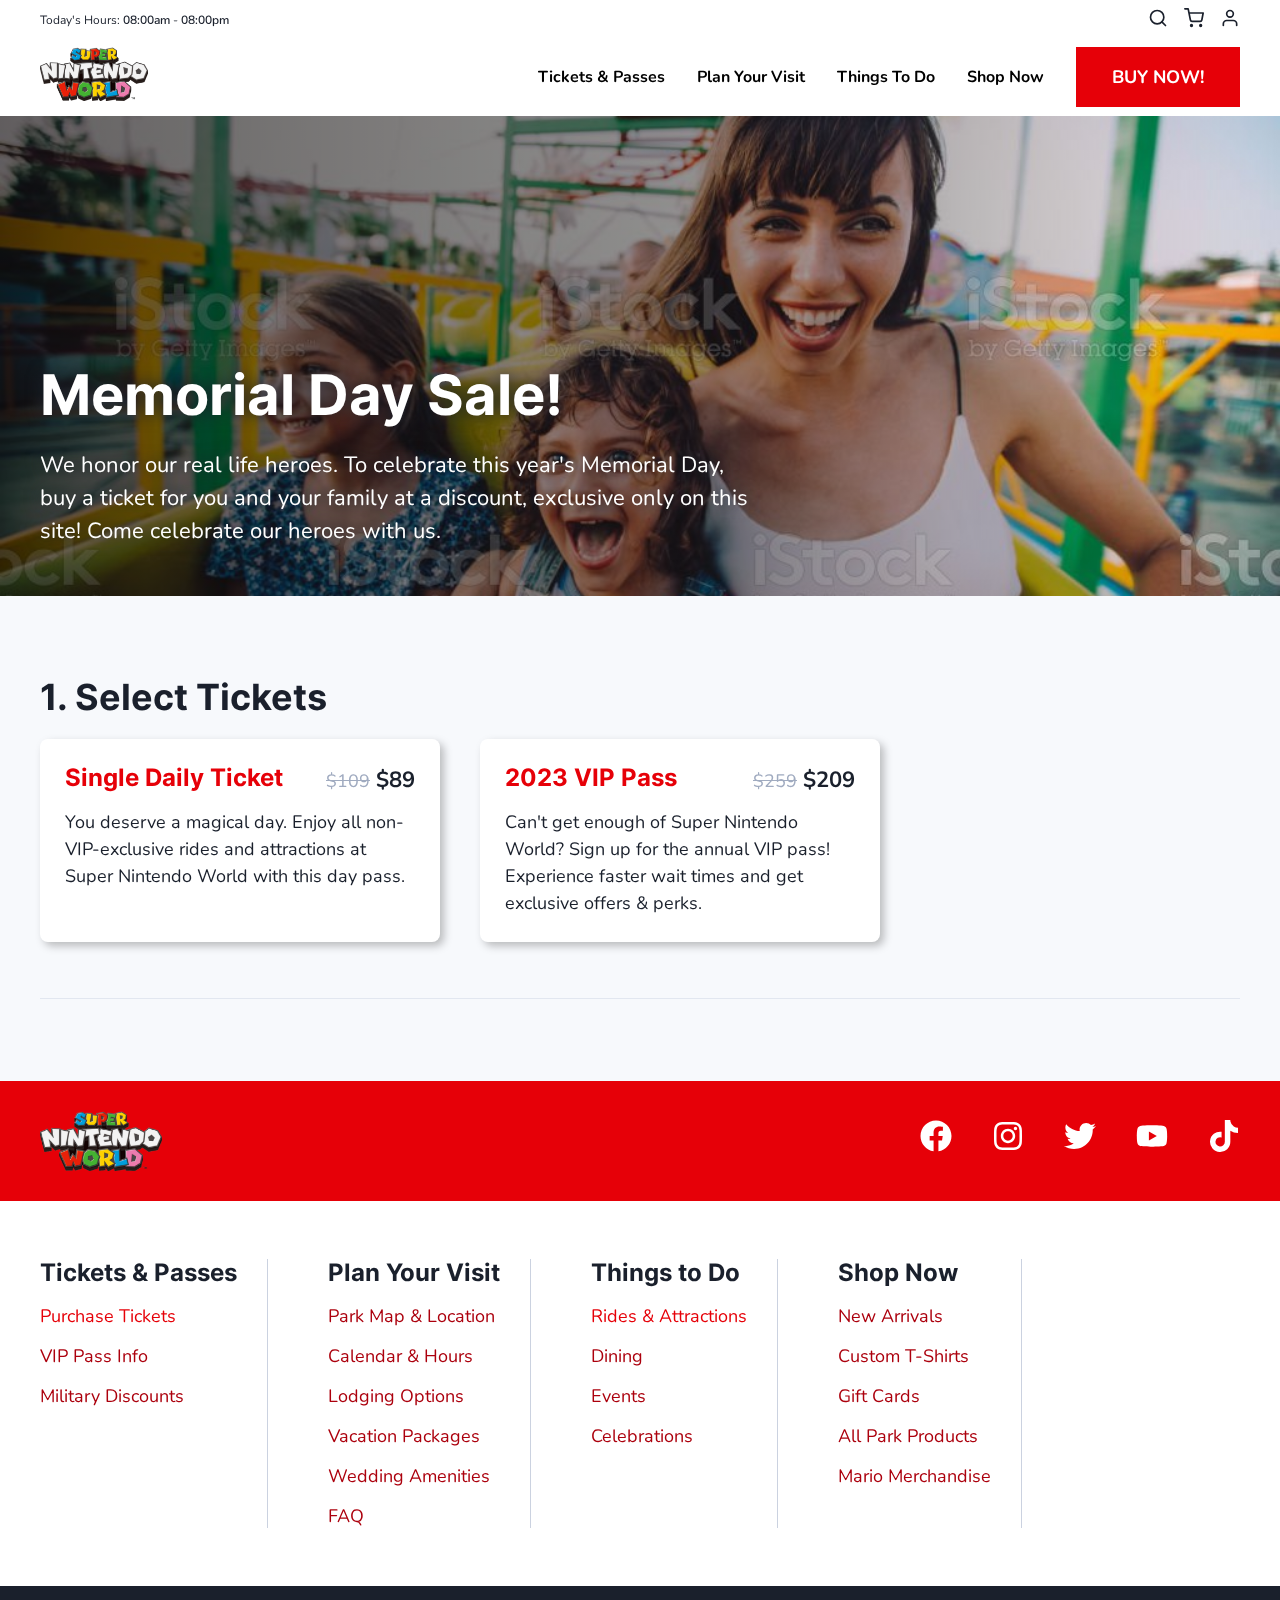
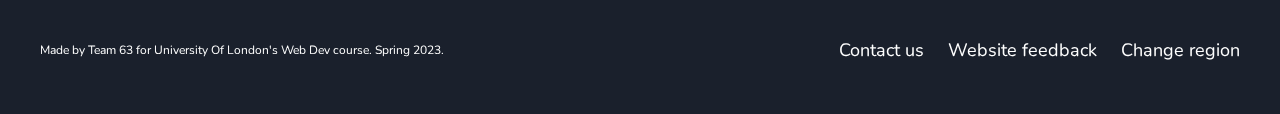
<file: tickets.html>
<!DOCTYPE html>
<html lang="en">
  <head>
    <meta charset="UTF-8">
    <meta name="viewport" content="width=device-width, initial-scale=1">
    <meta http-equiv="X-UA-Compatible" content="ie=edge">
    <meta
      name="description"
      content="Buy your ticket to Super Nintendo World"
    >
    <link rel="icon" type="image/x-icon" href="./static/favicon.ico">
    <title>Tickets - Super Nintendo World!</title>

    <!-- Global Styles -->
    <link rel="stylesheet" href="./styles/globals.css">
    <link rel="stylesheet" href="./styles/header.css">
    <link rel="stylesheet" href="./styles/header-small.css">
    <link rel="stylesheet" href="./styles/footer.css">
    <link rel="stylesheet" href="./styles/menu.css">

    <!-- Page-specific styles -->
    <link rel="stylesheet" href="./styles/tickets.css">

    <!-- Script tags. Uses 'defer' such that it is loaded after the DOM has been rendered -->

    <!-- global scripts -->
    <script src="./scripts/menu.js" defer></script>
    <script src="./scripts/header-small.js" defer></script>

    <!-- page-specific scripts -->
    <script src="./scripts/tickets.js" defer></script>
  </head>
  <body>
    <!-- header begins  -->

    <!-- header spacer reserves the top section to be white -->
    <div class="header__spacer"></div>

    <!-- desktop header begins -->
    <div class="header__backdrop">
      <header class="container header">
        <div class="header__top-section">
          <small class="p5">
            Today's Hours:
            <time class="header__time" datetime="PT8H">08:00am</time>
            -
            <time class="header__time" datetime="PT20H">08:00pm</time>
          </small>
          <div
            class="header__top-right-button-group"
            role="group"
            aria-label="top right button group"
          >
            <!-- Search Button -->
            <button class="header__top-right-button">
              <svg
                stroke="currentColor"
                fill="none"
                stroke-width="2"
                viewBox="0 0 24 24"
                stroke-linecap="round"
                stroke-linejoin="round"
                height="1.5em"
                width="1.5em"
                xmlns="http://www.w3.org/2000/svg"
              >
                <circle cx="11" cy="11" r="8"></circle>
                <line x1="21" y1="21" x2="16.65" y2="16.65"></line>
              </svg>
            </button>

            <!-- Shopping Cart Button -->
            <button class="header__top-right-button">
              <svg
                stroke="currentColor"
                fill="none"
                stroke-width="2"
                viewBox="0 0 24 24"
                stroke-linecap="round"
                stroke-linejoin="round"
                height="1.5em"
                width="1.5em"
                xmlns="http://www.w3.org/2000/svg"
              >
                <circle cx="9" cy="21" r="1"></circle>
                <circle cx="20" cy="21" r="1"></circle>
                <path
                  d="M1 1h4l2.68 13.39a2 2 0 0 0 2 1.61h9.72a2 2 0 0 0 2-1.61L23 6H6"
                ></path>
              </svg>
            </button>

            <!-- Profile Button -->
            <button class="header__top-right-button">
              <svg
                stroke="currentColor"
                fill="none"
                stroke-width="2"
                viewBox="0 0 24 24"
                stroke-linecap="round"
                stroke-linejoin="round"
                height="1.5em"
                width="1.5em"
                xmlns="http://www.w3.org/2000/svg"
              >
                <path d="M20 21v-2a4 4 0 0 0-4-4H8a4 4 0 0 0-4 4v2"></path>
                <circle cx="12" cy="7" r="4"></circle>
              </svg>
            </button>
          </div>
        </div>

        <div class="header__bottom-section">
          <!-- Empty div because the Logo button is absolutely positioned  -->
          <div></div>

          <!-- Logo -->
          <a class="header__logo-link" href="/index.html">
            <img
              alt="logo"
              width="108"
              height="53"
              style="color: transparent"
              src="./static/logo.png"
            >
          </a>

          <!-- Popover nav buttons -->
          <div class="header__bottom-right-section">
            <nav class="navbar">
              <ul class="nav__links">
                <li data-expand="tickets" class="nav--link">
                  Tickets & Passes
                </li>
                <li data-expand="plan-visit" class="nav--link">
                  Plan Your Visit
                </li>
                <li data-expand="things-to-do" class="nav--link">
                  Things To Do
                </li>
                <li data-expand="shop-now" class="nav--link">Shop Now</li>
              </ul>
            </nav>

            <div class="nav__tip"></div>

            <section class="header__expandMenu">
              <div class="menu__container">
                <!-- popover for Ticket & Passes -->
                <div id="tickets">
                  <div class="subMenu">
                    <ul class="subMenu__items">
                      <li class="subMenu__item">
                        <div class="label__container">
                          <a class="label" href="/tickets.html">
                            Purchase Tickets
                            <img
                              class="right--arrow"
                              src="./static/header/right-arrow.svg"
                              alt="Right Arrow Icon"
                            >
                          </a>
                        </div>
                      </li>

                      <li class="subMenu__item">
                        <div class="label__container">
                          <div class="label">
                            VIP Pass Info
                            <img
                              class="right--arrow"
                              src="./static/header/right-arrow.svg"
                              alt="Right Arrow Icon"
                            >
                          </div>
                        </div>
                      </li>

                      <li class="subMenu__item">
                        <div class="label__container">
                          <div class="label">
                            Military discounts
                            <img
                              class="right--arrow"
                              src="./static/header/right-arrow.svg"
                              alt="Right Arrow Icon"
                            >
                          </div>
                        </div>
                      </li>
                    </ul>
                  </div>

                  <div class="subMenu">
                    <div class="subMenu__imageFeaturedWrapper">
                      <img
                        src="./static/header/ticket-and-passes-1.png"
                        alt="Featured Image"
                        class="subMenu__imageFeatured"
                      >
                    </div>
                    <h3 class="subMenu__titleFeatured">2023 VIP Pass</h3>
                    <p class="subMenu__descFeatured">
                      Dreams do come true. Enjoy unlimited visits to Super
                      Nintendo World for this year with the 2023 VIP pass.
                    </p>
                  </div>
                </div>

                <!-- popover for Plan Your Visit -->
                <div id="plan-visit">
                  <div class="subMenu">
                    <ul class="subMenu__items">
                      <li class="subMenu__item">
                        <div class="label__container">
                          <div class="label">
                            Park Map & Location
                            <img
                              class="right--arrow"
                              src="./static/header/right-arrow.svg"
                              alt="Right Arrow Icon"
                            >
                          </div>
                        </div>
                      </li>

                      <li class="subMenu__item">
                        <div class="label__container">
                          <div class="label">
                            Calendar & Hours
                            <img
                              class="right--arrow"
                              src="./static/header/right-arrow.svg"
                              alt="Right Arrow Icon"
                            >
                          </div>
                        </div>
                      </li>

                      <li class="subMenu__item">
                        <div class="label__container">
                          <div class="label">
                            Lodging Options
                            <img
                              class="right--arrow"
                              src="./static/header/right-arrow.svg"
                              alt="Right Arrow Icon"
                            >
                          </div>
                        </div>
                      </li>

                      <li class="subMenu__item">
                        <div class="label__container">
                          <div class="label">
                            FAQ
                            <img
                              class="right--arrow"
                              src="./static/header/right-arrow.svg"
                              alt="Right Arrow Icon"
                            >
                          </div>
                        </div>
                      </li>
                    </ul>
                  </div>

                  <div class="subMenu">
                    <div class="subMenu__imageFeaturedWrapper">
                      <img
                        src="./static/header/plan-your-visit-1.webp"
                        alt="Featured Image"
                        class="subMenu__imageFeatured"
                      >
                    </div>
                    <h3 class="subMenu__titleFeatured">Get your map</h3>
                    <p class="subMenu__descFeatured">
                      It's dangerous to go alone! Plan ahead by getting a copy
                      of the park's map.
                    </p>
                  </div>
                </div>

                <!-- popover for Things to Do -->
                <div id="things-to-do">
                  <div class="subMenu">
                    <ul class="subMenu__items">
                      <li class="subMenu__item">
                        <div class="label__container">
                          <a class="label" href="/rides-and-attractions.html">
                            Rides & Attractions
                            <img
                              class="right--arrow"
                              src="./static/header/right-arrow.svg"
                              alt="Right Arrow Icon"
                            >
                          </a>
                        </div>
                      </li>

                      <li class="subMenu__item">
                        <div class="label__container">
                          <div class="label">
                            Dining
                            <img
                              class="right--arrow"
                              src="./static/header/right-arrow.svg"
                              alt="Right Arrow Icon"
                            >
                          </div>
                        </div>
                      </li>

                      <li class="subMenu__item">
                        <div class="label__container">
                          <div class="label">
                            Events
                            <img
                              class="right--arrow"
                              src="./static/header/right-arrow.svg"
                              alt="Right Arrow Icon"
                            >
                          </div>
                        </div>
                      </li>

                      <li class="subMenu__item">
                        <div class="label__container">
                          <div class="label">
                            Celebrations
                            <img
                              class="right--arrow"
                              src="./static/header/right-arrow.svg"
                              alt="Right Arrow Icon"
                            >
                          </div>
                        </div>
                      </li>
                    </ul>
                  </div>

                  <div class="subMenu">
                    <div class="subMenu__imageFeaturedWrapper">
                      <img
                        src="./static/header/things-to-do-1.jpg"
                        alt="Featured Image"
                        class="subMenu__imageFeatured"
                      >
                    </div>
                    <h3 class="subMenu__titleFeatured">All new world 1-1</h3>
                    <p class="subMenu__descFeatured">
                      Come experience the charming world of World 1-1 this
                      summer!
                    </p>
                  </div>
                </div>

                <!-- popover for Shop Now -->
                <div id="shop-now">
                  <div class="subMenu">
                    <ul class="subMenu__items">
                      <li class="subMenu__item">
                        <div class="label__container">
                          <div class="label">
                            New Arrivals
                            <img
                              class="right--arrow"
                              src="./static/header/right-arrow.svg"
                              alt="Right Arrow Icon"
                            >
                          </div>
                        </div>
                      </li>

                      <li class="subMenu__item">
                        <div class="label__container">
                          <div class="label">
                            Custom T-Shirts
                            <img
                              class="right--arrow"
                              src="./static/header/right-arrow.svg"
                              alt="Right Arrow Icon"
                            >
                          </div>
                        </div>
                      </li>

                      <li class="subMenu__item">
                        <div class="label__container">
                          <div class="label">
                            Gift Cards
                            <img
                              class="right--arrow"
                              src="./static/header/right-arrow.svg"
                              alt="Right Arrow Icon"
                            >
                          </div>
                        </div>
                      </li>

                      <li class="subMenu__item">
                        <div class="label__container">
                          <div class="label">
                            All Park Products
                            <img
                              class="right--arrow"
                              src="./static/header/right-arrow.svg"
                              alt="Right Arrow Icon"
                            >
                          </div>
                        </div>
                      </li>
                    </ul>
                  </div>

                  <div class="subMenu">
                    <div class="subMenu__imageFeaturedWrapper">
                      <img
                        src="./static/header/shop-now-1.png"
                        alt="Featured Image"
                        class="subMenu__imageFeatured"
                      >
                    </div>
                    <h3 class="subMenu__titleFeatured">
                      Check out the catalogue
                    </h3>
                    <p class="subMenu__descFeatured">
                      We have brand new Mario merchandise. Browse our catalog
                      before it is sold out!
                    </p>
                  </div>
                </div>
              </div>
            </section>
            <!-- Buy Now Button -->
            <a class="link2 buy-now-button" href="/tickets.html">
              <span>buy now!</span>
            </a>
          </div>
        </div>
      </header>
    </div>

    <!-- Small header begins -->
    <header class="header-small">
      <!-- Empty div required because logo button is absolutely positioned -->
      <div></div>
      <a class="header-small__logo-link" href="/index.html">
        <img
          alt="logo"
          width="120"
          height="59"
          style="color: transparent"
          src="./static/logo.png"
        >
      </a>
      <button class="header-small__menu-button" id="header-small__menu-button">
        <svg
          stroke="currentColor"
          fill="none"
          stroke-width="2"
          viewBox="0 0 24 24"
          stroke-linecap="round"
          stroke-linejoin="round"
          height="1.875em"
          width="1.875em"
          xmlns="http://www.w3.org/2000/svg"
        >
          <line x1="3" y1="12" x2="21" y2="12"></line>
          <line x1="3" y1="6" x2="21" y2="6"></line>
          <line x1="3" y1="18" x2="21" y2="18"></line>
        </svg>
      </button>
    </header>

    <!-- Slider for small header menu -->
    <dialog class="header-small__slider" id="slider">
      <div class="header-small__slider-header">
        <img
          class="header-small__slider-logo"
          alt="logo"
          width="120"
          height="59"
          style="color: transparent"
          src="./static/logo.png"
        >
        <button
          class="header-small__menu-button header-small__slider-close-button"
          id="header-small__slider-close-button"
        >
          <svg
            stroke="currentColor"
            fill="none"
            stroke-width="2"
            viewBox="0 0 24 24"
            stroke-linecap="round"
            stroke-linejoin="round"
            height="1.875em"
            width="1.875em"
            xmlns="http://www.w3.org/2000/svg"
          >
            <line x1="18" y1="6" x2="6" y2="18"></line>
            <line x1="6" y1="6" x2="18" y2="18"></line>
          </svg>
        </button>
      </div>
      <div class="header-small__time-open-container">
        <small class="p5">
          Today's Hours:
          <time class="header-small__time" datetime="PT8H"> 08:00am </time>
          -
          <time class="header-small__time" datetime="PT20H"> 08:00pm </time>
        </small>
      </div>

      <!-- Tickets & Passes Menu group -->
      <button
        class="header-small__menu-group"
        id="header-small__tickets-and-passes-button"
      >
        Tickets & Passes

        <svg
          stroke="currentColor"
          fill="none"
          stroke-width="2"
          viewBox="0 0 24 24"
          stroke-linecap="round"
          stroke-linejoin="round"
          class="header-small__chevron"
          height="1.5em"
          width="1.5em"
          xmlns="http://www.w3.org/2000/svg"
        >
          <polyline points="6 9 12 15 18 9"></polyline>
        </svg>
      </button>
      <div class="header-small__nav-group-container">
        <nav class="header-small__nav-group">
          <a class="link2 header-small__nav-group-link" href="/tickets.html">
            Purchase Tickets
          </a>
          <a
            class="link2 header-small__nav-group-link header-small__nav-group-link--fake"
          >
            VIP Pass Info
          </a>
          <a
            class="link2 header-small__nav-group-link header-small__nav-group-link--fake"
          >
            Military Discounts
          </a>
        </nav>
      </div>

      <!-- Plan Your Visit Menu group -->
      <button
        class="header-small__menu-group"
        id="header-small__plan-your-visit-button"
      >
        Plan Your Visit

        <svg
          stroke="currentColor"
          fill="none"
          stroke-width="2"
          viewBox="0 0 24 24"
          stroke-linecap="round"
          stroke-linejoin="round"
          class="header-small__chevron"
          height="1.5em"
          width="1.5em"
          xmlns="http://www.w3.org/2000/svg"
        >
          <polyline points="6 9 12 15 18 9"></polyline>
        </svg>
      </button>
      <div class="header-small__nav-group-container">
        <nav class="header-small__nav-group">
          <a
            class="link2 header-small__nav-group-link header-small__nav-group-link--fake"
          >
            Park Map & Location
          </a>
          <a
            class="link2 header-small__nav-group-link header-small__nav-group-link--fake"
          >
            Calendar & Hours
          </a>
          <a
            class="link2 header-small__nav-group-link header-small__nav-group-link--fake"
          >
            Lodging Options
          </a>
          <a
            class="link2 header-small__nav-group-link header-small__nav-group-link--fake"
          >
            Vacation Packages
          </a>
          <a
            class="link2 header-small__nav-group-link header-small__nav-group-link--fake"
          >
            Wedding Amenities
          </a>
          <a
            class="link2 header-small__nav-group-link header-small__nav-group-link--fake"
          >
            FAQ
          </a>
        </nav>
      </div>

      <!-- Things to Do Menu group -->
      <button
        class="header-small__menu-group"
        id="header-small__things-to-do-button"
      >
        Things to Do

        <svg
          stroke="currentColor"
          fill="none"
          stroke-width="2"
          viewBox="0 0 24 24"
          stroke-linecap="round"
          stroke-linejoin="round"
          class="header-small__chevron"
          height="1.5em"
          width="1.5em"
          xmlns="http://www.w3.org/2000/svg"
        >
          <polyline points="6 9 12 15 18 9"></polyline>
        </svg>
      </button>
      <div class="header-small__nav-group-container">
        <nav class="header-small__nav-group">
          <a
            class="link2 header-small__nav-group-link"
            href="/rides-and-attractions.html"
          >
            Rides & Attractions
          </a>
          <a
            class="link2 header-small__nav-group-link header-small__nav-group-link--fake"
          >
            Dining
          </a>
          <a
            class="link2 header-small__nav-group-link header-small__nav-group-link--fake"
          >
            Events
          </a>
          <a
            class="link2 header-small__nav-group-link header-small__nav-group-link--fake"
          >
            Celebrations
          </a>
        </nav>
      </div>

      <!-- Shop Now Menu group -->
      <button
        class="header-small__menu-group"
        id="header-small__shop-now-button"
      >
        Shop Now

        <svg
          stroke="currentColor"
          fill="none"
          stroke-width="2"
          viewBox="0 0 24 24"
          stroke-linecap="round"
          stroke-linejoin="round"
          class="header-small__chevron"
          height="1.5em"
          width="1.5em"
          xmlns="http://www.w3.org/2000/svg"
        >
          <polyline points="6 9 12 15 18 9"></polyline>
        </svg>
      </button>
      <div class="header-small__nav-group-container">
        <nav class="header-small__nav-group">
          <a class="link2 header-small__nav-group-link" href="/tickets.html">
            New Arrivals
          </a>
          <a
            class="link2 header-small__nav-group-link header-small__nav-group-link--fake"
          >
            Custom T-Shirts
          </a>
          <a
            class="link2 header-small__nav-group-link header-small__nav-group-link--fake"
          >
            Gift Cards
          </a>
          <a
            class="link2 header-small__nav-group-link header-small__nav-group-link--fake"
          >
            All Park Products
          </a>
          <a
            class="link2 header-small__nav-group-link header-small__nav-group-link--fake"
          >
            Mario Merchandise
          </a>
        </nav>
      </div>
    </dialog>
    <!-- Small header ends -->
    <!-- header ends -->

    <!-- Tickets hero begins -->
    <div class="tickets__hero-backdrop">
      <div class="container tickets__hero-text-section">
        <h1 class="tickets__hero-text">Memorial Day Sale!</h1>
        <p class="p1 tickets__hero-text">
          We honor our real life heroes. To celebrate this year's Memorial Day,
          buy a ticket for you and your family at a discount, exclusive only on
          this site! Come celebrate our heroes with us.
        </p>
      </div>
    </div>
    <!-- Tickets hero ends -->

    <!-- Tickets form begins -->
    <div class="tickets__form-wrapper">
      <div class="container">
        <!-- Select Tickets -->
        <div class="tickets__form-section" id="tickets__section-select-ticket">
          <h2 class="tickets__form-title">1. Select Tickets</h2>
          <div class="tickets__tickets-container">
            <!-- Daily Ticket button -->
            <div
              class="tickets__ticket-card"
              id="tickets__daily-ticket"
              tabindex="0"
            >
              <svg
                stroke="currentColor"
                fill="none"
                stroke-width="2"
                viewBox="0 0 24 24"
                stroke-linecap="round"
                stroke-linejoin="round"
                class="tickets__check-icon"
                height="1em"
                width="1em"
                xmlns="http://www.w3.org/2000/svg"
              >
                <polyline points="20 6 9 17 4 12"></polyline>
              </svg>
              <div class="tickets__ticket-card-header">
                <h5 class="tickets__ticket-card-title">Single Daily Ticket</h5>
                <p class="p1 tickets__ticket-card-discount">
                  <s class="p2">$109</s> $89
                </p>
              </div>
              <p class="p2">
                You deserve a magical day. Enjoy all non-VIP-exclusive rides and
                attractions at Super Nintendo World with this day pass.
              </p>
            </div>

            <!-- VIP Pass button -->
            <div
              class="tickets__ticket-card"
              id="tickets__vip-ticket"
              tabindex="0"
            >
              <svg
                stroke="currentColor"
                fill="none"
                stroke-width="2"
                viewBox="0 0 24 24"
                stroke-linecap="round"
                stroke-linejoin="round"
                class="tickets__check-icon"
                height="1em"
                width="1em"
                xmlns="http://www.w3.org/2000/svg"
              >
                <polyline points="20 6 9 17 4 12"></polyline>
              </svg>
              <div class="tickets__ticket-card-header">
                <h5 class="tickets__ticket-card-title">2023 VIP Pass</h5>
                <p class="p1 tickets__ticket-card-discount">
                  <s class="p2">$259</s> $209
                </p>
              </div>
              <p class="p2">
                Can't get enough of Super Nintendo World? Sign up for the annual
                VIP pass! Experience faster wait times and get exclusive offers
                & perks.
              </p>
            </div>
          </div>
        </div>

        <!-- Select Number of Tickets -->
        <div
          class="tickets__form-section tickets__form-section--hidden"
          id="tickets__section-number-of-tickets"
        >
          <h2 class="tickets__form-title">2. Select the Number of Tickets</h2>
          <p class="p2 tickets__form-description">
            Please note that the park is free for children under the age of 3.
          </p>
          <div class="tickets__number-of-tickets-form-container">
            <!-- Ages 3-9 -->
            <div class="tickets__number-of-tickets-set">
              <label class="p1"> Ages 3-9 </label>
              <div
                class="tickets__number-of-tickets-input-set"
                id="tickets__AgesThreeToNine"
              >
                <button
                  class="tickets__number-of-tickets-button tickets__number-of-tickets-button--disabled"
                >
                  <svg
                    stroke="currentColor"
                    fill="none"
                    stroke-width="2"
                    viewBox="0 0 24 24"
                    stroke-linecap="round"
                    stroke-linejoin="round"
                    height="1em"
                    width="1em"
                    xmlns="http://www.w3.org/2000/svg"
                  >
                    <circle cx="12" cy="12" r="10"></circle>
                    <line x1="8" y1="12" x2="16" y2="12"></line>
                  </svg>
                </button>
                <h2 class="tickets__number-of-tickets-number">0</h2>
                <button class="tickets__number-of-tickets-button">
                  <svg
                    stroke="currentColor"
                    fill="none"
                    stroke-width="2"
                    viewBox="0 0 24 24"
                    stroke-linecap="round"
                    stroke-linejoin="round"
                    height="1em"
                    width="1em"
                    xmlns="http://www.w3.org/2000/svg"
                  >
                    <circle cx="12" cy="12" r="10"></circle>
                    <line x1="12" y1="8" x2="12" y2="16"></line>
                    <line x1="8" y1="12" x2="16" y2="12"></line>
                  </svg>
                </button>
              </div>
            </div>

            <!-- Ages 10+ -->
            <div class="tickets__number-of-tickets-set">
              <label class="p1"> Ages 10+ </label>
              <div
                class="tickets__number-of-tickets-input-set"
                id="tickets__AgesTenPlus"
              >
                <button
                  class="tickets__number-of-tickets-button tickets__number-of-tickets-button--disabled"
                >
                  <svg
                    stroke="currentColor"
                    fill="none"
                    stroke-width="2"
                    viewBox="0 0 24 24"
                    stroke-linecap="round"
                    stroke-linejoin="round"
                    height="1em"
                    width="1em"
                    xmlns="http://www.w3.org/2000/svg"
                  >
                    <circle cx="12" cy="12" r="10"></circle>
                    <line x1="8" y1="12" x2="16" y2="12"></line>
                  </svg>
                </button>
                <h2 class="tickets__number-of-tickets-number">0</h2>
                <button class="tickets__number-of-tickets-button">
                  <svg
                    stroke="currentColor"
                    fill="none"
                    stroke-width="2"
                    viewBox="0 0 24 24"
                    stroke-linecap="round"
                    stroke-linejoin="round"
                    height="1em"
                    width="1em"
                    xmlns="http://www.w3.org/2000/svg"
                  >
                    <circle cx="12" cy="12" r="10"></circle>
                    <line x1="12" y1="8" x2="12" y2="16"></line>
                    <line x1="8" y1="12" x2="16" y2="12"></line>
                  </svg>
                </button>
              </div>
            </div>
          </div>
        </div>

        <!-- Continue button -->
        <div
          class="tickets__form-section tickets__form-section--hidden"
          id="tickets__section-continue"
        >
          <div class="tickets__continue-button-container">
            <button
              class="link2 tickets__continue-button"
              id="tickets__continue-button"
            >
              Continue
            </button>
          </div>
        </div>
      </div>
    </div>
    <!-- Tickets form ends -->

    <!-- Tickets Continue button dialog begins -->
    <dialog class="tickets__dialog" id="tickets__dialog">
      <div class="tickets__dialog-header">
        <h5 class="tickets__dialog-title">Oops!</h5>
        <button
          class="tickets__dialog-close-button"
          id="tickets__dialog-close-button"
        >
          <svg
            stroke="currentColor"
            fill="none"
            stroke-width="2"
            viewBox="0 0 24 24"
            stroke-linecap="round"
            stroke-linejoin="round"
            height="1.875em"
            width="1.875em"
            xmlns="http://www.w3.org/2000/svg"
          >
            <line x1="18" y1="6" x2="6" y2="18"></line>
            <line x1="6" y1="6" x2="18" y2="18"></line>
          </svg>
        </button>
      </div>
      <div class="tickets__dialog-content">
        <p>
          Oops, this feature has not been implemented yet. Please stay tuned!
        </p>
      </div>
    </dialog>
    <!-- Tickets Continue button dialog ends -->

    <!-- Footer begins -->
    <footer>
      <div class="footer__social-section-wrapper">
        <div class="container footer__social-section">
          <img
            alt="Super Nintendo World logo"
            width="122"
            height="60"
            src="./static/logo.png"
          >
          <nav class="footer__social-link-container">
            <a class="footer__social-link">
              <svg
                stroke="currentColor"
                fill="currentColor"
                stroke-width="0"
                viewBox="0 0 512 512"
                height="1em"
                width="1em"
                xmlns="http://www.w3.org/2000/svg"
              >
                <path
                  d="M504 256C504 119 393 8 256 8S8 119 8 256c0 123.78 90.69 226.38 209.25 245V327.69h-63V256h63v-54.64c0-62.15 37-96.48 93.67-96.48 27.14 0 55.52 4.84 55.52 4.84v61h-31.28c-30.8 0-40.41 19.12-40.41 38.73V256h68.78l-11 71.69h-57.78V501C413.31 482.38 504 379.78 504 256z"
                ></path>
              </svg>
            </a>
            <a class="footer__social-link">
              <svg
                stroke="currentColor"
                fill="currentColor"
                stroke-width="0"
                viewBox="0 0 448 512"
                height="1em"
                width="1em"
                xmlns="http://www.w3.org/2000/svg"
              >
                <path
                  d="M224.1 141c-63.6 0-114.9 51.3-114.9 114.9s51.3 114.9 114.9 114.9S339 319.5 339 255.9 287.7 141 224.1 141zm0 189.6c-41.1 0-74.7-33.5-74.7-74.7s33.5-74.7 74.7-74.7 74.7 33.5 74.7 74.7-33.6 74.7-74.7 74.7zm146.4-194.3c0 14.9-12 26.8-26.8 26.8-14.9 0-26.8-12-26.8-26.8s12-26.8 26.8-26.8 26.8 12 26.8 26.8zm76.1 27.2c-1.7-35.9-9.9-67.7-36.2-93.9-26.2-26.2-58-34.4-93.9-36.2-37-2.1-147.9-2.1-184.9 0-35.8 1.7-67.6 9.9-93.9 36.1s-34.4 58-36.2 93.9c-2.1 37-2.1 147.9 0 184.9 1.7 35.9 9.9 67.7 36.2 93.9s58 34.4 93.9 36.2c37 2.1 147.9 2.1 184.9 0 35.9-1.7 67.7-9.9 93.9-36.2 26.2-26.2 34.4-58 36.2-93.9 2.1-37 2.1-147.8 0-184.8zM398.8 388c-7.8 19.6-22.9 34.7-42.6 42.6-29.5 11.7-99.5 9-132.1 9s-102.7 2.6-132.1-9c-19.6-7.8-34.7-22.9-42.6-42.6-11.7-29.5-9-99.5-9-132.1s-2.6-102.7 9-132.1c7.8-19.6 22.9-34.7 42.6-42.6 29.5-11.7 99.5-9 132.1-9s102.7-2.6 132.1 9c19.6 7.8 34.7 22.9 42.6 42.6 11.7 29.5 9 99.5 9 132.1s2.7 102.7-9 132.1z"
                ></path>
              </svg>
            </a>
            <a class="footer__social-link">
              <svg
                stroke="currentColor"
                fill="currentColor"
                stroke-width="0"
                viewBox="0 0 512 512"
                height="1em"
                width="1em"
                xmlns="http://www.w3.org/2000/svg"
              >
                <path
                  d="M459.37 151.716c.325 4.548.325 9.097.325 13.645 0 138.72-105.583 298.558-298.558 298.558-59.452 0-114.68-17.219-161.137-47.106 8.447.974 16.568 1.299 25.34 1.299 49.055 0 94.213-16.568 130.274-44.832-46.132-.975-84.792-31.188-98.112-72.772 6.498.974 12.995 1.624 19.818 1.624 9.421 0 18.843-1.3 27.614-3.573-48.081-9.747-84.143-51.98-84.143-102.985v-1.299c13.969 7.797 30.214 12.67 47.431 13.319-28.264-18.843-46.781-51.005-46.781-87.391 0-19.492 5.197-37.36 14.294-52.954 51.655 63.675 129.3 105.258 216.365 109.807-1.624-7.797-2.599-15.918-2.599-24.04 0-57.828 46.782-104.934 104.934-104.934 30.213 0 57.502 12.67 76.67 33.137 23.715-4.548 46.456-13.32 66.599-25.34-7.798 24.366-24.366 44.833-46.132 57.827 21.117-2.273 41.584-8.122 60.426-16.243-14.292 20.791-32.161 39.308-52.628 54.253z"
                ></path>
              </svg>
            </a>
            <a class="footer__social-link">
              <svg
                stroke="currentColor"
                fill="currentColor"
                stroke-width="0"
                viewBox="0 0 576 512"
                height="1em"
                width="1em"
                xmlns="http://www.w3.org/2000/svg"
              >
                <path
                  d="M549.655 124.083c-6.281-23.65-24.787-42.276-48.284-48.597C458.781 64 288 64 288 64S117.22 64 74.629 75.486c-23.497 6.322-42.003 24.947-48.284 48.597-11.412 42.867-11.412 132.305-11.412 132.305s0 89.438 11.412 132.305c6.281 23.65 24.787 41.5 48.284 47.821C117.22 448 288 448 288 448s170.78 0 213.371-11.486c23.497-6.321 42.003-24.171 48.284-47.821 11.412-42.867 11.412-132.305 11.412-132.305s0-89.438-11.412-132.305zm-317.51 213.508V175.185l142.739 81.205-142.739 81.201z"
                ></path>
              </svg>
            </a>
            <a class="footer__social-link">
              <svg
                stroke="currentColor"
                fill="currentColor"
                stroke-width="0"
                viewBox="0 0 448 512"
                height="1em"
                width="1em"
                xmlns="http://www.w3.org/2000/svg"
              >
                <path
                  d="M448,209.91a210.06,210.06,0,0,1-122.77-39.25V349.38A162.55,162.55,0,1,1,185,188.31V278.2a74.62,74.62,0,1,0,52.23,71.18V0l88,0a121.18,121.18,0,0,0,1.86,22.17h0A122.18,122.18,0,0,0,381,102.39a121.43,121.43,0,0,0,67,20.14Z"
                ></path>
              </svg>
            </a>
          </nav>
        </div>
      </div>

      <div class="footer__nav-section-wrapper">
        <div class="container footer__nav-section">
          <!-- Tickets & Passes -->
          <div class="footer__nav-group">
            <h5 class="footer__nav-group-title">Tickets & Passes</h5>
            <nav class="footer__nav-group-links">
              <a href="/tickets.html" class="link2 footer__nav-group-link">
                Purchase Tickets
              </a>
              <a
                class="link2 footer__nav-group-link footer__nav-group-link--fake"
              >
                VIP Pass Info
              </a>
              <a
                class="link2 footer__nav-group-link footer__nav-group-link--fake"
              >
                Military Discounts
              </a>
            </nav>
          </div>

          <!-- Plan Your Visit -->
          <div class="footer__nav-group">
            <h5 class="footer__nav-group-title">Plan Your Visit</h5>
            <nav class="footer__nav-group-links">
              <a
                class="link2 footer__nav-group-link footer__nav-group-link--fake"
              >
                Park Map & Location
              </a>
              <a
                class="link2 footer__nav-group-link footer__nav-group-link--fake"
              >
                Calendar & Hours
              </a>
              <a
                class="link2 footer__nav-group-link footer__nav-group-link--fake"
              >
                Lodging Options
              </a>
              <a
                class="link2 footer__nav-group-link footer__nav-group-link--fake"
              >
                Vacation Packages
              </a>
              <a
                class="link2 footer__nav-group-link footer__nav-group-link--fake"
              >
                Wedding Amenities
              </a>
              <a
                class="link2 footer__nav-group-link footer__nav-group-link--fake"
              >
                FAQ
              </a>
            </nav>
          </div>

          <!-- Things to Do -->
          <div class="footer__nav-group">
            <h5 class="footer__nav-group-title">Things to Do</h5>
            <nav class="footer__nav-group-links">
              <a
                href="/rides-and-attractions.html"
                class="link2 footer__nav-group-link"
              >
                Rides & Attractions
              </a>
              <a
                class="link2 footer__nav-group-link footer__nav-group-link--fake"
              >
                Dining
              </a>
              <a
                class="link2 footer__nav-group-link footer__nav-group-link--fake"
              >
                Events
              </a>
              <a
                class="link2 footer__nav-group-link footer__nav-group-link--fake"
              >
                Celebrations
              </a>
            </nav>
          </div>

          <!-- Shop Now -->
          <div class="footer__nav-group">
            <h5 class="footer__nav-group-title">Shop Now</h5>
            <nav class="footer__nav-group-links">
              <a
                class="link2 footer__nav-group-link footer__nav-group-link--fake"
              >
                New Arrivals
              </a>
              <a
                class="link2 footer__nav-group-link footer__nav-group-link--fake"
              >
                Custom T-Shirts
              </a>
              <a
                class="link2 footer__nav-group-link footer__nav-group-link--fake"
              >
                Gift Cards
              </a>
              <a
                class="link2 footer__nav-group-link footer__nav-group-link--fake"
              >
                All Park Products
              </a>
              <a
                class="link2 footer__nav-group-link footer__nav-group-link--fake"
              >
                Mario Merchandise
              </a>
            </nav>
          </div>
        </div>
      </div>

      <div class="footer__legal-section-wrapper">
        <div class="container footer__legal-section">
          <span class="p5">
            Made by Team 63 for University Of London's Web Dev course. Spring
            2023.
          </span>
          <nav class="footer__legal-links">
            <a class="link2 footer__legal-link"> Contact us </a>
            <a class="link2 footer__legal-link"> Website feedback </a>
            <a class="link2 footer__legal-link"> Change region </a>
          </nav>
        </div>
      </div>
    </footer>
    <!-- Footer ends -->
  </body>
</html>
</file>
<file: styles/header.css>
/**
    style used for the desktop version of the header
*/

@keyframes header-bounce {
    0% {
        transform: scale(100%);
    }
    25% {
        transform: scale(110%) rotate(5deg);
    }
    50% {
        transform: scale(105%) rotate(-5deg);
    }
    75% {
        transform: scale(110%) rotate(5deg);
    }
    100% {
        transform: scale(100%) rotate(0deg);
    }
}

.header__spacer {
    height: var(--header-height);
}

@media only screen and (max-width: 65rem) {
    .header__spacer {
        height: var(--header-height-mobile);
    }
}

.header__backdrop {
    -webkit-backdrop-filter: blur(1rem) saturate(180%);
    backdrop-filter: blur(1rem) saturate(180%);
    background-color: rgba(255, 255, 255, 0.7);
    position: fixed;
    top: 0;
    width: 100%;
    z-index: 5;
}

@media only screen and (max-width: 65rem) {
    .header__backdrop {
        display: none;
    }
}

.header {
    align-items: stretch;
    display: flex;
    flex-direction: column;
    gap: 1rem;
    height: var(--header-height);
    padding: 0.5rem 0;
}

.header__top-section {
    align-items: center;
    display: flex;
    justify-content: space-between;
}

.header__time {
    font-weight: var(--font-weight-semi-bold);
}

.header__top-right-button-group {
    align-items: center;
    display: flex;
    gap: 1rem;
    justify-content: space-between;
}

.header__top-right-button {
    color: var(--color-neutral-900);
    transition: all 300ms;
}

.header__top-right-button:hover {
    color: var(--color-primary);
}

.header__bottom-section {
    align-items: center;
    display: flex;
    justify-content: space-between;
    position: relative;
}

.header__bottom-right-section {
    align-items: center;
    display: flex;
    gap: 1rem;
}

.header__logo-link {
    display: block;
    position: absolute;
    transform-origin: center;
}

.header__logo-link:hover {
    animation-name: header-bounce;
    animation-duration: 1s;
}

.header__popover-button-container {
    align-items: center;
    display: flex;
    gap: 1.5rem;
}

/**
    Style for the popover dialog
 */
.popover {
    align-items: stretch;
    background: var(--color-neutral-white);
    border: none;
    display: flex;
    left: 50%;
    margin: 0;
    max-height: unset;
    max-width: unset;
    padding: 0;
    top: 0;
    transform: translateX(-50%);
    width: 48rem;
    transition: top 200ms ease-in-out;
    visibility: hidden;
}

@media only screen and (max-width: 65rem) {
    .popover {
        display: none;
    }
}

.popover[open] {
    top: var(--header-height);
    visibility: unset;
}

.popover::backdrop {
    background: rgba(0, 0, 0, 0.5);
}

.popover-left__container {
    background-color: var(--color-neutral-300);
    padding: 2rem;
    width: 50%;
}

.popover-left__nav-group-title {
    color: var(--color-neutral-900);
    margin-bottom: 1rem;
}

.popover-left__nav-group-links {
    display: flex;
    flex-direction: column;
    gap: 1rem;
}

.popover-left__nav-group-link {
    color: var(--color-primary);
    cursor: pointer;
    text-decoration: none;
}

.popover-left__nav-group-link--fake {
    color: var(--color-primary-dark);
    cursor: default;
    text-decoration: none !important;
}

.popover-left__nav-group-link:hover,
.popover-left__nav-group-link:focus {
    text-decoration: underline;
}

.popover-right__container {
    padding: 0 2rem 2rem;
    width: 50%;
    display: flex;
    flex-direction: column;
    gap: 1rem;
}

.popover-right__close-button {
    align-items: center;
    align-self: flex-end;
    background: var(--color-neutral-400);
    border-radius: 50%;
    color: var(--color-neutral-white);
    display: flex;
    font-size: 1.25rem;
    height: 1.5rem;
    justify-content: center;
    position: relative;
    right: -1.5rem;
    top: 0.5rem;
    transition: background-color 300ms ease-out;
    width: 1.5rem;
}

.popover-right__close-button:hover {
    background: var(--color-neutral-700);
}

.popover-right__image {
    border-radius: 1rem;
    object-fit: cover;
    height: 7rem;
}

.popover-right__link {
    color: var(--color-neutral-900);
}

.popover-right__link:hover,
.popover-right__link:active {
    color: var(--color-primary);
}

.popover-right__link--fake {
    color: var(--color-primary-dark);
    cursor: default;
    text-decoration: none !important;
}

.popover-right__link--fake:hover,
.popover-right__link--fake:active {
    color: var(--color-primary-dark);
}

/*
    Styles for the popover button
*/
.popover-button {
    align-items: center;
    color: var(--color-neutral-800);
    display: flex;
    gap: 0.5rem;
    transition: all 300ms;
}

.popover-button:hover {
    color: var(--color-primary);
}

.popover-button--is-open {
    color: var(--color-primary);
}

.popover-button__chevron {
    transition: transform 300ms;
    transform-origin: center;
}

.popover-button__chevron--is-open {
    transform: rotate(180deg);
}


/*
    Styles for the BUY NOW button
 */
.buy-now-button {
    align-items: center;
    background-color: var(--color-primary);
    cursor: pointer;
    display: flex;
    justify-content: center;
    padding: 1em 2em;
    position: relative;
    text-decoration: none !important;
}

.buy-now-button::before {
    content: "";
    display: block;
    height: calc(100% - 2px);
    left: 1px;
    position: absolute;
    top: 1px;
    transition: all 300ms ease-out 25ms;
    width: calc(100% - 2px);
    z-index: 1;
}

.buy-now-button:hover {
    background-color: var(--color-primary-dark);
}

.buy-now-button:hover::before {
    background-color: var(--color-primary-dark);
    height: calc(100% + 8px);
    left: -4px;
    top: -4px;
    width: calc(100% + 8px);
}

.buy-now-button span {
    color: var(--color-neutral-white);
    font-weight: var(--font-weight-bold);
    text-transform: uppercase;
    z-index: 2;
}
</file>
<file: styles/header-small.css>
/**
    style used for the mobile/tablet version of the header
*/

@keyframes header-small-bounce {
    0% {
        transform: translateX(-50%) scale(100%);
    }
    25% {
        transform: translateX(-50%) scale(110%) rotate(5deg);
    }
    50% {
        transform: translateX(-50%) scale(105%) rotate(-5deg);
    }
    75% {
        transform: translateX(-50%) scale(110%) rotate(5deg);
    }
    100% {
        transform: translateX(-50%) scale(100%) rotate(0deg);
    }
}

.header-small {
    -webkit-backdrop-filter: blur(1rem) saturate(180%);
    align-items: stretch;
    backdrop-filter: blur(1rem) saturate(180%);
    background-color: rgba(255, 255, 255, 0.7);
    display: none;
    flex-direction: row;
    height: var(--header-height-mobile);
    justify-content: space-between;
    position: fixed;
    top: 0;
    width: 100vw;
    z-index: 5;
}

@media only screen and (max-width: 65rem) {
    .header-small {
        display: flex;
    }
}

.header-small__logo-link {
    display: block;
    position: absolute;
    left: 50%;
    top: 0.5rem;
    transform: translateX(-50%);
    transform-origin: center;
    filter: drop-shadow(0 0.2rem 0.2rem var(--color-neutral-white));
}

.header-small__logo-link:focus,
.header-small__logo-link:hover {
    animation-name: header-small-bounce;
    animation-duration: 1s;
}

.header-small__menu-button {
    color: var(--color-neutral-900);
    cursor: pointer;
    padding-left: 1rem;
    padding-right: 1rem;
    transition: all 300ms;
}

.header-small__menu-button:hover {
    color: var(--color-primary);
}

.header-small__slider {
    background: var(--color-neutral-white);
    border: none;
    height: 100vh;
    margin: 0;
    max-height: unset;
    max-width: unset;
    padding: 0;
    width: 100vw;
    left: 100vw;
    transition: left 200ms ease-in-out;
}

.header-small__slider--active {
    left: 0;
}

.header-small__slider-header {
    align-items: flex-start;
    display: flex;
    justify-content: space-between;
}

.header-small__slider-logo {
    margin: 0.5rem;
}

.header-small__slider-close-button {
    padding: 1rem;
}

.header-small__time {
    font-weight: var(--font-weight-semi-bold);
}

.header-small__time-open-container {
    border-bottom: 1px solid var(--color-neutral-400);
    padding: 1.5rem 1rem;
}

.header-small__menu-group {
    align-items: center;
    border-bottom: 1px solid var(--color-neutral-400);
    display: flex;
    justify-content: space-between;
    font-size: var(--font-size-h6);
    font-weight: var(--font-weight-semi-bold);
    padding: 1rem;
    width: 100%;
    text-align: left;
}

.header-small__chevron {
    transform-origin: center;
    transition: all 300ms;
}

.header-small__chevron:hover,
.header-small__chevron:focus {
    color: var(--color-primary);
}

.header-small__menu-group--active > .header-small__chevron {
    transform: rotate(180deg);
}

.header-small__nav-group-container {
    background: var(--color-neutral-200);
    height: 0;
    transition: height 200ms ease-in;
    overflow: hidden;
}

.header-small__menu-group--active#header-small__tickets-and-passes-button + .header-small__nav-group-container {
    height: 9.625rem;
}

.header-small__menu-group--active#header-small__plan-your-visit-button + .header-small__nav-group-container {
    height: 16rem;
}

.header-small__menu-group--active#header-small__things-to-do-button + .header-small__nav-group-container {
    height: 11.75rem;
}

.header-small__menu-group--active#header-small__shop-now-button + .header-small__nav-group-container {
    height: 13.875rem;
}

.header-small__nav-group {
    display: flex;
    margin: 2rem;
    flex-direction: column;
    gap: 0.75rem;
}

.header-small__nav-group-link {
    color: var(--color-primary);
    cursor: pointer;
    text-decoration: none;
}

.header-small__nav-group-link:hover {
    text-decoration: underline;
}

.header-small__nav-group-link--fake {
    color: var(--color-primary-dark);
    cursor: default;
    text-decoration: none;
}

.header-small__nav-group-link--fake:hover {
    text-decoration: none;
}
</file>
<file: styles/footer.css>
/**
    style used for the footer
*/

/*
    Social section is the section with all the social media links
 */
.footer__social-section-wrapper {
    background: var(--color-primary);
    height: 7.5rem;
}

@media only screen and (max-width: 48rem) {
    .footer__social-section-wrapper {
        height: unset;
    }
}

.footer__social-section {
    align-items: center;
    display: flex;
    height: 100%;
    justify-content: space-between;
}

@media only screen and (max-width: 77rem) {
    .footer__social-section {
        padding-top: 2rem;
        padding-bottom: 2rem;
    }
}

@media only screen and (max-width: 48rem) {
    .footer__social-section {
        flex-direction: column;
        justify-content: flex-start;
        gap: 2rem;
    }
}

.footer__social-link-container {
    align-items: center;
    display: flex;
    gap: 2.5rem;
}

@media only screen and (max-width: 48rem) {
    .footer__social-link-container {
        gap: 2rem;
    }
}

.footer__social-link {
    color: var(--color-neutral-white);
    font-size: 2rem;
}

@media only screen and (max-width: 48rem) {
    .footer__social-link {
        font-size: 1.5rem;
    }
}

/*
    Nav section mirrors the header nav bar menu items
 */
.footer__nav-section-wrapper {
    padding-top: 3.625rem;
    padding-bottom: 3.625rem;
}

.footer__nav-section {
    display: flex;
    gap: 3.75rem;
}

@media only screen and (max-width: 48rem) {
    .footer__nav-section {
        flex-direction: column;
        gap: 2rem;
    }
}

.footer__nav-group {
    border-right: 1px solid var(--color-neutral-400);
    display: flex;
    flex-direction: column;
    padding-right: 1.875rem;
}

@media only screen and (max-width: 48rem) {
    .footer__nav-group {
        padding-left: 1.875rem;
        padding-right: 0;
        border-right: none;
        border-left: 1px solid var(--color-neutral-400);
    }
}

.footer__nav-group-title {
    color: var(--color-neutral-900);
    margin-bottom: 1rem;
}

.footer__nav-group-links {
    display: flex;
    flex-direction: column;
    gap: 1rem;
}

.footer__nav-group-link {
    color: var(--color-primary);
    cursor: pointer;
    text-decoration: none;
}

.footer__nav-group-link--fake {
    color: var(--color-primary-dark);
    cursor: default;
    text-decoration: none !important;
}

.footer__nav-group-link:hover,
.footer__nav-group-link:focus {
    text-decoration: underline;
}

/*
    Legal section appears at the very bottom, and will have copyright as well as language selector (that is not implemented in this project)
 */
.footer__legal-section-wrapper {
    background-color: var(--color-neutral-900);
    padding-top: 3.25rem;
    padding-bottom: 3.25rem;
}

.footer__legal-section {
    color: var(--color-neutral-white);
    align-items: center;
    display: flex;
    justify-content: space-between;
}

@media only screen and (max-width: 77rem) {
    .footer__legal-section {
        flex-direction: column;
        gap: 2.25rem;
        justify-content: center;
        text-align: center;
    }
}

.footer__legal-links {
    align-items: center;
    display: flex;
    gap: 1.5rem;
}

.footer__legal-link {
    color: var(--color-neutral-white);
    text-decoration: none;
}
</file>
<file: styles/menu.css>
/**
    style used for the desktop version of the top nav menu
*/

.nav__links {
    display: flex;
    list-style: none;
    color: #000;
    font-weight: 700;
}

.nav--link {
    padding: 0 1rem;
    transition: opacity 100ms linear;
    cursor: pointer;
}

.btn {
    padding: 0.5rem 1rem;
    display: flex;
    align-items: center;
    font-family: inherit;
    font-weight: 700;
    color: #fff;
    outline: none;
    border: none;
    background-color: #ffffff35;
    border-radius: 2rem;
    transition: background-color 100ms linear;
    cursor: pointer;
}

.arrow {
    width: 20px;
    height: 10px;
    position: relative;
    transform: translateX(-4px);
}

.line {
    position: absolute;
    top: 46%;
    right: 0;
    height: 2px;
    width: 7px;
    background-color: #fff;
    transform-origin: 100% 50%;
}

.arrow,
.line {
    transition: transform 100ms ease-in;
}

.btn--primary:hover {
    background-color: #ffffff65;
}

.btn:hover .arrow {
    transform: none;
}

.btn:hover .arrow--hoverLine {
    transform: scale(1);
}

.nav__tip {
    width: 1.25rem;
    height: 1.25rem;
    background-color: #fff;
    position: absolute;
    top: 4.15rem;
    left: 0;
    clip-path: polygon(50% 0%, 100% 50%, 50% 100%, 0% 50%);
    transition: transform 100ms linear;
    opacity: 0;
}

.header__expandMenu {
    position: absolute;
    top: 4.5rem;
    left: 50%;
    width: 95%;
    height: 90%;
    transform-origin: 0%;
    transform: translateX(-50%) rotate3d(1, 0, 0, -15deg);
    background-color: white;
    border-radius: 0.5rem;
    perspective: 100px;
    transition: width 250ms ease, height 250ms ease, opacity 150ms ease,
    transform 200ms ease-in;
    overflow: hidden;
    opacity: 0;
    pointer-events: none;
}

.menu__container {
    width: 100%;
    height: 100%;
    background-color: white;
}

.menu__container > * {
    position: absolute;
    top: 0;
    left: 50%;
    padding: 2rem;
    overflow: hidden;
    transform: translateX(-35%);
    transition: transform 250ms linear, opacity 250ms ease;
    opacity: 0;
}

#tickets,
#plan-visit,
#things-to-do,
#shop-now {
    display: grid;
    grid-template-columns: repeat(2, 380px);
}

.subMenu__items {
    list-style: none;
}

.title {
    font-size: 1rem;
    margin-bottom: 1.75rem;
}

.subMenu__titleFeatured {
    font-size: 1.25rem;
    margin-bottom: 1rem;
}

.subMenu__descFeatured {
    font-size: 0.9rem;
    color: rgb(83, 83, 83);
    transform: translateY(-3px);
    transition: color 100ms ease;
}

.subMenu__item {
    display: flex;
    align-items: center;
    cursor: pointer;
}

.subMenu__imageFeatured {
    width: 100%;
    max-height: 100px;
    object-fit: cover;
    border-radius: 0.5rem;
}

.subMenu__imageFeaturedWrapper {
    width: 100%;
    overflow: hidden;
    padding-bottom: 1rem;
}

.label__container {
    margin-left: 0.75rem;
}

.label {
    font-size: 0.9rem;
    font-weight: 700;
    color: rgba(0, 0, 73, 0.644);
}

.label--desc {
    font-size: 0.9rem;
    color: rgb(83, 83, 83);
    transform: translateY(-3px);
    transition: color 100ms ease;
}

.subMenu__item + .subMenu__item {
    margin-top: 1.5rem;
}

.icon--production {
    transform: translateY(-55%) scale(1.1);
}

.right--arrow {
    width: 16px;
    transform: translateY(1px) scale(0, 1);
    transition: transform 150ms ease-in-out;
}

.subMenu__item:hover .right--arrow {
    transform: translateY(2px) scale(1);
}

.subMenu__item:hover .label {
    color: red;
}

.active {
    z-index: 1;
    opacity: 1;
    transform: translatex(-50%);
}

.prev {
    transform: translateX(-65%);
}

.expand {
    opacity: 1;
    pointer-events: all;
    transform: translateX(-50%) rotateX(0);
}

.hover {
    opacity: 0.5;
}

.menu_expand {
    transition: opacity 150ms ease, transform 150ms ease-in;
}

.first {
    transition: none;
}

.sec--menu .subMenu__item + .subMenu__item {
    margin-top: 0.5rem;
}

a {
    text-decoration: none;
    display: block;
    color: rgb(0, 0, 73);
}
a:hover {
    text-decoration: underline dotted;
}

@media (max-width: 1100px) {
    #products {
        grid-template-columns: repeat(2, 300px);
        row-gap: 2rem;
        height: 660px;
    }
}
</file>
<file: styles/home.css>
/**
    styles exclusively used for the home (index) page
*/

/*
    Styling for the "Featured" section beginse
 */
.home__featured-section-wrapper {
    padding-top: 5rem;
    padding-bottom: 5rem;
}

.home__featured-section-header {
    margin-bottom: 3rem;
}

.home__featured-container {
    display: flex;
    flex-direction: column;
    gap: 4rem;
    width: 100%;
}

@media only screen and (max-width: 48rem) {
    .home__featured-container {
        gap: 3.25rem;
    }
}

/*
    Each feature will alternate between being normal and `--reversed`. Reversed puts the image to the right
 */
.home__feature {
    display: grid;
    grid-template-columns: 30rem 1fr;
    grid-gap: 2rem;
    justify-items: end;
    width: 100%;
}

.home__feature--reversed {
    grid-template-columns: 1fr 30rem;
    border-radius: 10px;
}

.home__feature--reversed img {
    border-radius: 1rem;
    box-shadow: 0.25rem 0.25rem 0.5rem rgba(0, 0, 0, 0.25);
}

@media only screen and (max-width: 65rem) {
    .home__feature {
        grid-template-columns: 1fr 1fr;
    }
}

@media only screen and (max-width: 48rem) {
    .home__feature {
        grid-template-columns: 1fr;
        grid-template-rows: auto auto;
        justify-items: flex-start;
    }
}

.home__feature-image {
    max-height: 20rem;
    object-fit: cover;
    grid-column: 1 / span 1;
    grid-row: 1 / span 1;
}

.home__feature--reversed > .home__feature-image {
    grid-column: 2 / span 1;
}

@media only screen and (max-width: 48rem) {
    .home__feature-image {
        grid-column: 1 / span 1 !important;
    }
}

.home__feature-text-section {
    display: flex;
    flex-direction: column;
    gap: 0.75rem;
    grid-column: 2 / span 1;
}

.home__feature--reversed > .home__feature-text-section {
    grid-column: 1 / span 1;
}

@media only screen and (max-width: 48rem) {
    .home__feature-text-section {
        grid-column: 1 / span 1 !important;
        grid-row: 2 / span 1;
    }
}

.home__feature-text-section > * {
    min-width: 0;
}

.home__text-alert {
    color: var(--color-primary);
}

.home__learn-more-link {
    color: var(--color-neutral-900);
}

.home__learn-more-link:hover {
    color: var(--color-primary);
}
</file>
<file: styles/carousel.css>
/**
    styles for the carousel component.
    Currently used just for the home page
*/


/**
    Styles for the carousel
 */
.carousel__container {
    background-color: rgb(0, 0, 0);
    height: 45.5rem;
    overflow: hidden;
    position: relative;
    width: 100vw;
    max-width: 100%;
}

@media only screen and (max-width: 77rem) {
    .carousel__container {
        height: 35rem;
    }
}

@media only screen and (max-width: 48rem) {
    .carousel__container {
        height: 25rem;
    }
}

.carousel {
    align-items: stretch;
    display: flex;
    gap: 2rem;
    height: 100%;
    transition: all 300ms ease-in-out;
}

/**
    Carousel shifts between different screens by changing classes
 */
.carousel--0 {
    transform: translateX(0);
}

.carousel--1 {
    transform: translateX(calc(-1 * (100vw + 2rem)));
}

.carousel--2 {
    transform: translateX(calc(-2 * (100vw + 2rem)));
}

.carousel__image {
    background-position: center;
    background-repeat: no-repeat;
    background-size: cover;
    flex-shrink: 0;
    height: 100%;
    width: 100vw;
}

/*
    Carousel will have a gradient overlay on top of the image such that texts within it are easier to read
 */
.carousel__gradient {
    align-items: flex-end;
    background: linear-gradient(
            180deg,
            rgba(20, 20, 20, 0.1) 0%,
            rgba(20, 20, 20, 0.3) 30%,
            rgba(20, 20, 20, 0.7) 60%,
            rgba(20, 20, 20, 0.9) 100%
    );
    display: flex;
    justify-content: flex-end;
    height: 100%;
}

@media only screen and (max-width: 48rem) {
    .carousel__gradient {
        background: linear-gradient(
                180deg,
                rgba(60, 0, 0, 0.2) 0%,
                rgba(60, 0, 0, 0.3) 30%,
                rgba(60, 0, 0, 0.7) 60%,
                rgba(60, 0, 0, 0.9) 100%
        );
    }
}

/*
    Each carousel slides have different images. It is controlled by the class names that
    javascript will add to the DOM element
 */
.carousel__image--0 {
    background-image: url('/static/home/carousel0.jpg');
}

.carousel__image--1 {
    background-image: url('/static/home/carousel1.jpg');
}

.carousel__image--2 {
    background-image: url('/static/home/carousel2.jpeg');
}

.carousel__image-container {
    width: 100vw;
}

.carousel__header {
    flex: 1;
    margin-bottom: 3.75rem;
    margin-top: 3.75rem;
    display: flex;
    flex-direction: column;
    gap: 1.25rem;
}

.carousel__title {
    color: var(--color-neutral-white);
    max-width: 50%;
}

@media only screen and (max-width: 77rem) {
    .carousel__title {
        max-width: 75%;
    }
}

@media only screen and (max-width: 48rem) {
    .carousel__title {
        max-width: unset;
    }
}

.carousel__description {
    color: var(--color-neutral-white);
    max-width: 50%;
}

@media only screen and (max-width: 77rem) {
    .carousel__description {
        max-width: 50%;
    }
}

@media only screen and (max-width: 48rem) {
    .carousel__description {
        max-width: unset;
    }
}

.carousel__get-details-link {
    align-self: flex-start;
    color: var(--color-neutral-white);
}

/*
    Carousel left/right buttons
 */
.carousel__chevron-button {
    align-items: center;
    color: var(--color-neutral-white);
    display: flex;
    font-size: 1.875em;
    height: 100%;
    justify-content: center;
    position: absolute;
    top: 50%;
    transform: translateY(-50%);
}

.carousel__chevron-button:disabled {
    cursor: default;
    color: rgba(255, 255, 255, 0.3);
}

.carousel__chevron-left {
    left: 0.5rem;
}

.carousel__chevron-right {
    right: 0.5rem;
}

@media only screen and (max-width: 48rem) {
    .carousel__chevron-left {
        left: 0;
    }

    .carousel__chevron-right {
        right: 0;
    }
}

/*
    Carousel dots in the bottom that also act as buttons
*/
.carousel__dot-container {
    position: absolute;
    display: flex;
    align-items: center;
    gap: 1.5rem;
    bottom: 1.5rem;
    left: 50%;
    transform: translateX(-50%);
}

.carousel__dot {
    background-color: rgba(255, 255, 255, 0.5);
    border-radius: 50%;
    height: 0.75rem;
    width: 0.75rem;
}

.carousel__dot--active {
    background-color: var(--color-neutral-white);
}
</file>
<file: styles/rides-and-attractions.css>
/**
    styles exclusively used for the rides & attractions page
*/

/*
    animation used to make button "pulse" red when hovered
 */
@keyframes ra-pulse-red {
    0% {
        transform: scale(0.95);
        box-shadow: 0 0 0 0 rgba(230, 0, 8, 0.7);
    }
    70% {
        transform: scale(1);
        box-shadow: 0 0 0 10px rgba(230, 0, 8, 0);
    }

    100% {
        transform: scale(0.95);
        box-shadow: 0 0 0 0 rgba(230, 0, 8, 0);
    }
}

/*
    animation used to make button "pulse" white when hovered
 */
@keyframes ra-pulse-white {
    0% {
        transform: scale(0.95);
        box-shadow: 0 0 0 0 rgba(255, 255, 255, 0.7);
    }
    70% {
        transform: scale(1);
        box-shadow: 0 0 0 10px rgba(255, 255, 255, 0);
    }

    100% {
        transform: scale(0.95);
        box-shadow: 0 0 0 0 rgba(255, 255, 255, 0);
    }
}

/*
    The hero image on top of page
 */
.ra__hero-backdrop {
    background-image: linear-gradient(
            90deg,
            rgba(0, 0, 0, 0.6) 0%,
            rgba(0, 0, 0, 0.4) 60%,
            rgba(0, 0, 0, 0) 100%
    ),
    url('/static/rides-and-attractions/splash.jpg');
    background-position: center;
    background-repeat: no-repeat;
    background-size: cover;
    height: 30rem;
}

@media only screen and (max-width: 48rem) {
    .ra__hero-backdrop {
        background-image: linear-gradient(
                180deg,
                rgba(20, 20, 20, 0.1) 0%,
                rgba(20, 20, 20, 0.3) 30%,
                rgba(20, 20, 20, 0.7) 60%,
                rgba(20, 20, 20, 0.9) 100%
        ),
        url('/static/rides-and-attractions/splash.jpg');
        height: 20rem;
    }
}

.ra__experiences-wrapper {
    background: var(--color-neutral-100);
    padding-bottom: 5rem;
    padding-top: 5rem;
}

.ra__experiences {
    display: flex;
    align-items: stretch;
    flex-direction: column;
    gap: 1.25rem;
}

.ra__experiences-top-section {
    align-items: center;
    display: flex;
}

@media only screen and (max-width: 48rem) {
    .ra__experiences-top-section {
        gap: unset;
        justify-content: space-between;
    }
}

/*
    Styling for the filter buttons begin
 */
.ra__p-filter {
    width: 9rem;
}

.ra__btn-filters {
    display: flex;
    align-items: center;
    gap: 1.5rem;
}

.ra__btn-filter {
    background-color: var(--color-neutral-300);
    border-radius: 1rem;
    color: var(--color-neutral-600);
    padding: 0.75rem 1.5rem;
    transition: all 150ms ease-in-out;
}

.ra__btn-filter:hover {
    background-color: var(--color-neutral-900);
    color: var(--color-neutral-white);
}

.ra__btn-filter-mobile {
    display: none;
}

@media only screen and (max-width: 48rem) {
    .ra__btn-filter {
        display: none;
    }

    .ra__btn-filter-mobile {
        display: block;
    }
}

.ra__filter--on,
.ra__filter--on:hover {
    background-color: var(--color-primary);
    color: var(--color-neutral-white);
}

/*
    Styling for the Rides and Attraction "Cards" begin. These are DOM elements that is generated via javascript
    in scripts/rides-and-attractions.js
 */
.ra__cards-container {
    align-items: stretch;
    display: grid;
    grid-template-columns: repeat(3, 1fr);
    grid-auto-rows: 32rem;
    grid-gap: 2.5rem;
}

@media only screen and (max-width: 77rem) {
    .ra__cards-container {
        grid-template-columns: repeat(2, 1fr);
        grid-auto-rows: 30rem;
    }
}

@media only screen and (max-width: 48rem) {
    .ra__cards-container {
        grid-template-columns: 1fr;
        grid-auto-rows: 28rem;
    }
}

.ra__card {
    transition: all 300ms ease-in;
    perspective: 60rem;
}

.ra__card:hover {
    transform: scale(105%);
}

.ra__card-inner {
    border-radius: 0.5rem;
    background: var(--color-neutral-white);
    box-shadow: 2px 4px 5px rgba(0, 0, 0, 0.25);
    height: 100%;
    position: relative;
    transform-style: preserve-3d;
    transition: transform 800ms;
    width: 100%;
}

.ra__show-back {
    transform: rotateY(180deg);
}

.ra__card-front,
.ra__card-back {
    position: absolute;
    width: 100%;
    height: 100%;
    -webkit-backface-visibility: hidden; /* needed for Safari */
    backface-visibility: hidden;
}

.ra__card-back {
    border-radius: 0.5rem;
    background-color: var(--color-primary);
    transform: rotateY(180deg);
    padding: 2rem;
    display: flex;
    gap: 0.75rem;
    flex-direction: column;
    height: 100%;
}

.ra__card-head-back {
    color: var(--color-neutral-white);
}

.ra__card-back > p {
    color: var(--color-neutral-white);
    flex: 1;
}

.ra__card-img {
    border-radius: 0.5rem 0.5rem 0 0;
    object-fit: cover;
    max-height: 50%;
    width: 100%;
}

.ra__card-info {
    display: flex;
    flex-direction: column;
    padding: 1.5rem 1.5rem 4.375rem;
    gap: 0.75rem;
}

.ra__card-head {
    color: var(--color-primary);
}

.ra__card-more-button {
    align-items: center;
    align-self: flex-end;
    border-radius: 50%;
    bottom: 1.25rem;
    cursor: pointer;
    display: flex;
    height: 1.875rem;
    justify-content: center;
    position: absolute;
    right: 1.25rem;
    width: 1.875rem;
}

.ra__card-more-button-front {
    background-color: var(--color-primary);
    color: var(--color-neutral-white);
}

.ra__card-more-button-front:hover {
    animation: ra-pulse-red 2s infinite;
}

.ra__card-more-button-back {
    background-color: var(--color-neutral-white);
    color: var(--color-primary);
}

.ra__card-more-button-back:hover {
    animation: ra-pulse-white 2s infinite;
}

/**
    Mobile viewport slider for filter
 */
.ra__filter-slider {
    background: var(--color-neutral-white);
    border: none;
    flex-direction: column;
    height: 100vh;
    margin: 0;
    max-height: unset;
    max-width: unset;
    padding: 0;
    width: 100vw;
    left: 100vw;
    transition: left 200ms ease-in-out;
}

.ra__filter-slider--active {
    left: 0;
}

.ra__filter-slider-header {
    align-items: flex-start;
    display: flex;
    justify-content: flex-end;
}

.ra__filter-close-button {
    color: var(--color-neutral-900);
    cursor: pointer;
    padding: 1rem;
    transition: all 300ms;
}

.ra__filter-close-button:hover {
    color: var(--color-primary);
}

.ra__filter-slider-content {
    display: flex;
    flex: 1;
    gap: 2rem;
    flex-direction: column;
    padding: 2rem;
}

.ra__btn-filter-slider {
    display: block;
}
</file>
<file: styles/tickets.css>
/**
    styles exclusively used for the tickets page
*/

/*
    Style for the hero image and headers
 */
.tickets__hero-backdrop {
    background-image: linear-gradient(
            90deg,
            rgba(0, 0, 0, 0.6) 0%,
            rgba(0, 0, 0, 0.4) 60%,
            rgba(0, 0, 0, 0) 100%
    ),
    url('/static/tickets/splash.jpeg');
    background-position: center;
    background-repeat: no-repeat;
    background-size: cover;
    height: 30rem;
}

@media only screen and (max-width: 48rem) {
    .tickets__hero-backdrop {
        background-image: linear-gradient(
                180deg,
                rgba(20, 20, 20, 0.1) 0%,
                rgba(20, 20, 20, 0.3) 30%,
                rgba(20, 20, 20, 0.7) 60%,
                rgba(20, 20, 20, 0.9) 100%
        ),
        url('/static/tickets/splash.jpeg');
        height: 20rem;
    }
}

.tickets__hero-text-section {
    display: flex;
    flex-direction: column;
    gap: 1.25rem;
    height: 100%;
    justify-content: flex-end;
    padding-top: 1rem;
    padding-bottom: 3rem;
}

.tickets__hero-text {
    filter: drop-shadow(0 0 0.5rem var(--color-neutral-900));
    color: var(--color-neutral-white);
    width: 60%;
}

@media only screen and (max-width: 48rem) {
    .tickets__hero-text {
        filter: none;
        width: unset;
    }
}

/*
    Animation used to zoom in on a ticket option when hovered
 */
@keyframes tickets-zoom {
    0% {
        transform: scale(100%);
    }
    25% {
        transform: scale(102%);
    }
    40% {
        transform: scale(101%);
    }
    100% {
        transform: scale(103%);
    }
}


/*
    Each section of the form turns visible when previous step is completed.
    This animation is to make the transition nicer
 */
@keyframes tickets-form-section-slide {
    from {
        opacity: 0;
        height: 0;
        padding-bottom: 0;
        padding-top: 0;
    }
    to {
        opacity: 1;
        height: unset;
        padding-bottom: 3.5rem;
        padding-top: 5rem;
    }
}

.tickets__form-wrapper {
    background: var(--color-neutral-100);
    padding-bottom: 5rem;
}

.tickets__form-section {
    border-bottom: 1px solid var(--color-neutral-300);
    padding-bottom: 3.5rem;
    padding-top: 5rem;
    height: unset;
}

.tickets__form-section--hidden {
    opacity: 0;
    height: 0;
    padding-bottom: 0;
    padding-top: 0;
}

.tickets__form-section--animate {
    animation: tickets-form-section-slide ease 500ms forwards;
}

.tickets__form-title {
    margin-bottom: 1.25rem;
    font-size: 2.25rem;
}

.tickets__form-description {
    margin-bottom: 1.25rem;
}

.tickets__tickets-container {
    align-items: stretch;
    display: flex;
    gap: 2.5rem;
}

@media only screen and (max-width: 48rem) {
    .tickets__tickets-container {
        flex-direction: column;
    }
}

.tickets__ticket-card {
    border: 1px solid transparent;
    background-color: var(--color-neutral-white);
    border-radius: 0.5rem;
    box-shadow: 0.25rem 0.25rem 0.5rem rgba(0, 0, 0, 0.25);
    cursor: pointer;
    display: flex;
    flex-direction: column;
    gap: 0.75rem;
    position: relative;
    padding: 1.5rem;
    text-align: left;
    width: 25rem;
    backface-visibility: hidden;
    -webkit-font-smoothing: subpixel-antialiased;
}

@media only screen and (max-width: 48rem) {
    .tickets__ticket-card {
        max-width: 22rem;
        width: unset;
    }
}

.tickets__ticket-card--selected {
    border-color: var(--color-primary);
}

.tickets__ticket-card:hover {
    animation-duration: 500ms;
    animation-name: tickets-zoom;
    transform: scale(103%);
}

.tickets__check-icon {
    background: var(--color-primary);
    border-radius: 50%;
    color: var(--color-neutral-white);
    display: none;
    font-size: 1.875rem;
    position: absolute;
    right: -0.875rem;
    top: -0.875rem;
}

@media only screen and (max-width: 48rem) {
    .tickets__check-icon {
        font-size: 1.5rem;
        right: -0.6rem;
        top: -0.6rem;
    }
}

.tickets__check-icon--visible {
    display: block;
}


.tickets__ticket-card-header {
    width: 100%;
    display: flex;
    justify-content: space-between;
    gap: 1rem;
}

.tickets__ticket-card-title {
    color: var(--color-primary);
}

.tickets__ticket-card-discount {
    font-weight: var(--font-weight-bold);
}

.tickets__ticket-card-discount > s {
    font-weight: var(--font-weight-regular);
    color: var(--color-neutral-500);
}

.tickets__number-of-tickets-form-container {
    display: flex;
    gap: 5rem;
}

@media only screen and (max-width: 48rem) {
    .tickets__number-of-tickets-form-container {
        flex-direction: column;
        gap: 2rem;
    }
}

.tickets__number-of-tickets-set {
    align-items: center;
    display: flex;
    gap: 1.5rem;
}

@media only screen and (max-width: 48rem) {
    .tickets__number-of-tickets-set {
        justify-content: space-between;
    }
}

.tickets__number-of-tickets-input-set {
    align-items: center;
    display: flex;
    gap: 0.5rem;
}

.tickets__number-of-tickets-button {
    color: var(--color-neutral-700);
    font-size: 2rem;
    transition: all 300ms;
}

.tickets__number-of-tickets-button:hover {
    color: var(--color-primary);
}

.tickets__number-of-tickets-button--disabled,
.tickets__number-of-tickets-button--disabled:hover {
    cursor: default;
    color: var(--color-neutral-400);
}

.tickets__number-of-tickets-number {
    font-weight: var(--font-weight-light);
    text-align: center;
    width: 4rem;
}

.tickets__continue-button-container {
    display: flex;
    width: 100%;
    flex-direction: row-reverse;
}

.tickets__continue-button {
    height: 3.5rem;
    padding-left: 3.75rem;
    padding-right: 3.75rem;
    background: var(--color-primary);
    color: var(--color-neutral-white);
    border-radius: 1.75rem;
    font-weight: var(--font-weight-semi-bold);
}

@media only screen and (max-width: 48rem) {
    .tickets__continue-button {
        flex: 1;
    }
}

/**
    Styling for the Continue button dialog
 */
.tickets__dialog {
    background: var(--color-neutral-white);
    border: none;
}

.tickets__dialog-header {
    align-items: center;
    display: flex;
    justify-content: space-between;
    margin-bottom: 2rem;
}

.tickets__dialog-title {
    color: var(--color-primary);
    margin-left: 1rem;
}

.tickets__dialog-close-button {
    color: var(--color-neutral-900);
    cursor: pointer;
    padding: 1rem;
    transition: all 300ms;
}

.tickets__dialog-close-button:hover {
    color: var(--color-primary);
}

.tickets__dialog-content {
    padding: 2rem;
}

@media only screen and (max-width: 77rem) {
    .tickets__dialog-content {
        padding: 1rem;
    }
}
</file>
<file: styles/globals.css>
/**
    globals.css is to be used by every page.
    Contains css that deals with CSS Reset, font imports,
    and utility classes declarations
 */

/*
  import the fonts used by the website
  These were downloaded at https://fonts.google.com/
*/
@font-face {
    font-family: 'Inter';
    font-style: normal;
    font-weight: 100 700;
    font-stretch: 0% 200%;
    src: url('/static/fonts/Inter-VariableFont_slnt,wght.ttf');
}
@font-face {
    font-family: 'Nunito';
    font-style: normal;
    font-weight: 100 700;
    font-stretch: 0% 200%;
    src: url('/static/fonts/Nunito-VariableFont_wght.ttf');
}

/**
  These are the various CSS variables that will be used
  throughout the app.
  1 REM = 16px
*/
:root {
    /*
      Max width that a container will take.
      This is to ensure the app does not look stretched on big monitors
     */
    --max-width: 75rem;

    /*
      The two heights of the header
     */
    --header-height: 7.25rem;
    --header-height-mobile: 3.5rem;

    --color-primary: #e60008;
    --color-primary-dark: #ac000d;
    --color-neutral-900: #1a202c;
    --color-neutral-800: #2d3648;
    --color-neutral-700: #4a5468;
    --color-neutral-600: #717d96;
    --color-neutral-500: #a0abc0;
    --color-neutral-400: #cbd2e0;
    --color-neutral-300: #e2e7f0;
    --color-neutral-200: #edf0f7;
    --color-neutral-100: #f7f9fc;
    --color-neutral-white: #ffffff;

    --font-size-h1: 3.5rem;
    --font-size-h2: 3rem;
    --font-size-h3: 2.5rem;
    --font-size-h4: 2rem;
    --font-size-h5: 1.5rem;
    --font-size-h6: 1.25rem;

    --font-size-p1: 1.375rem;
    --font-size-p2: 1.125rem;
    --font-size-p3: 1rem;
    --font-size-p4: 0.875rem;
    --font-size-p5: 0.75rem;

    --font-weight-thin: 100;
    --font-weight-extra-light: 200;
    --font-weight-light: 300;
    --font-weight-regular: 400;
    --font-weight-medium: 500;
    --font-weight-semi-bold: 600;
    --font-weight-bold: 700;

    /*
      Inter will be used for regular fonts.
      Nunito will be used for headings
     */
    --font-inter: 'Inter', sans-serif;
    --font-nunito: 'Nunito', sans-serif;
}

html {
    box-sizing: border-box;
    /*
      This ensures that 1 rem = 16px
     */
    font-size: 16px;
}

/*
  CSS Reset begins
 */
*,
*:before,
*:after {
    box-sizing: inherit;
}

body,
h1,
h2,
h3,
h4,
h5,
h6,
p,
ol,
ul {
    color: var(--color-neutral-900);
    margin: 0;
    padding: 0;
    font-weight: normal;
}

/*
  All headers and p are responsive. They get smaller
  for smaller devices.
 */
h1 {
    font-family: var(--font-inter);
    font-size: var(--font-size-h1);
    font-weight: var(--font-weight-bold);
    line-height: 120%;
}

h2 {
    font-family: var(--font-inter);
    font-size: var(--font-size-h2);
    font-weight: var(--font-weight-bold);
    line-height: 120%;
}

h3 {
    font-family: var(--font-inter);
    font-size: var(--font-size-h3);
    font-weight: var(--font-weight-bold);
    line-height: 120%;
}

h4 {
    font-family: var(--font-inter);
    font-size: var(--font-size-h4);
    font-weight: var(--font-weight-bold);
    line-height: 120%;
}

h5 {
    font-family: var(--font-inter);
    font-size: var(--font-size-h5);
    font-weight: var(--font-weight-bold);
    line-height: 120%;
}

h6 {
    font-family: var(--font-inter);
    font-size: var(--font-size-h6);
    font-weight: var(--font-weight-bold);
    line-height: 120%;
}

@media only screen and (max-width: 77rem) {
    h1 {
        font-size: var(--font-size-h2);
    }

    h2 {
        font-size: var(--font-size-h3);
    }

    h3 {
        font-size: var(--font-size-h4);
    }

    h4 {
        font-size: var(--font-size-h5);
    }

    h5 {
        font-size: var(--font-size-h6);
    }
}

@media only screen and (max-width: 48rem) {
    h1 {
        font-size: var(--font-size-h4);
        line-height: 120%;
    }

    h2 {
        font-size: var(--font-size-h5);
        line-height: 120%;
    }

    h3 {
        font-size: var(--font-size-h6);
        line-height: 120%;
    }
}

/*
  These different p tag classes will be used for regular text
 */
.p1 {
    font-size: var(--font-size-p1);
    line-height: 150%;
}

.p2 {
    font-size: var(--font-size-p2);
    line-height: 150%;
}

.p3 {
    font-size: var(--font-size-p3);
    line-height: 150%;
}

.p4 {
    font-size: var(--font-size-p4);
    line-height: 150%;
}

.p5 {
    font-size: var(--font-size-p5);
    line-height: 150%;
}

@media only screen and (max-width: 77rem) {
    .p1 {
        font-size: var(--font-size-p2);
    }

    .p2 {
        font-size: var(--font-size-p3);
    }

    .p3 {
        font-size: var(--font-size-p4);
    }

    .p4 {
        font-size: var(--font-size-p5);
    }
}

@media only screen and (max-width: 48rem) {
    .p1 {
        font-size: var(--font-size-p4);
    }

    .p2 {
        font-size: var(--font-size-p5);
    }
}

/*
  link1 and link2 are used for links and buttons
 */
.link1 {
    font-size: var(--font-size-p1);
}

.link2 {
    font-size: var(--font-size-p2);
}

@media only screen and (max-width: 77rem) {
    .link1 {
        font-size: var(--font-size-p2);
    }

    .link2 {
        font-size: var(--font-size-p3);
    }
}

@media only screen and (max-width: 48rem) {
    .link1 {
        font-size: var(--font-size-p3);
    }

    .link2 {
        font-size: var(--font-size-p4);
    }
}

body {
    font-family: var(--font-nunito);
    min-height: 100vh;
    position: relative;
}

ol,
ul {
    list-style: none;
}

img {
    max-width: 100%;
    height: auto;
}

button {
    background: none;
    cursor: pointer;
    padding: 0;
    border: none;
}


/*
    sets the element horizontally centered in the screen for bigger device width so as to not stretch it beyond --max-width
    For smaller viewports, adds a slight horizontal padding
*/
.container {
    max-width: var(--max-width);
    margin-left: auto;
    margin-right: auto;
}

@media only screen and (max-width: 77rem) {
    .container {
        padding-left: 2rem;
        padding-right: 2rem;
    }
}


/**
    Style for a link with a chevron
 */
@keyframes link-with-chevron-wink {
    0% {
        left: 0;
    }
    25% {
        left: 0.5em;
    }
    50% {
        left: 0.3em;
    }
    75% {
        left: 0.5em;
    }
    100% {
        left: 0;
    }
}

.link-with-chevron {
    align-content: center;
    cursor: pointer;
    display: flex;
    font-weight: var(--font-weight-bold);
    gap: 0.18em;
    text-decoration: none;
    transition: color 300ms;
}

.link-with-chevron:hover {
    text-decoration: underline;
}

.link-with-chevron > svg:last-of-type {
    position: relative;
}

.link-with-chevron:hover > svg:last-of-type {
    animation-name: link-with-chevron-wink;
    animation-duration: 1s;
}
</file>
